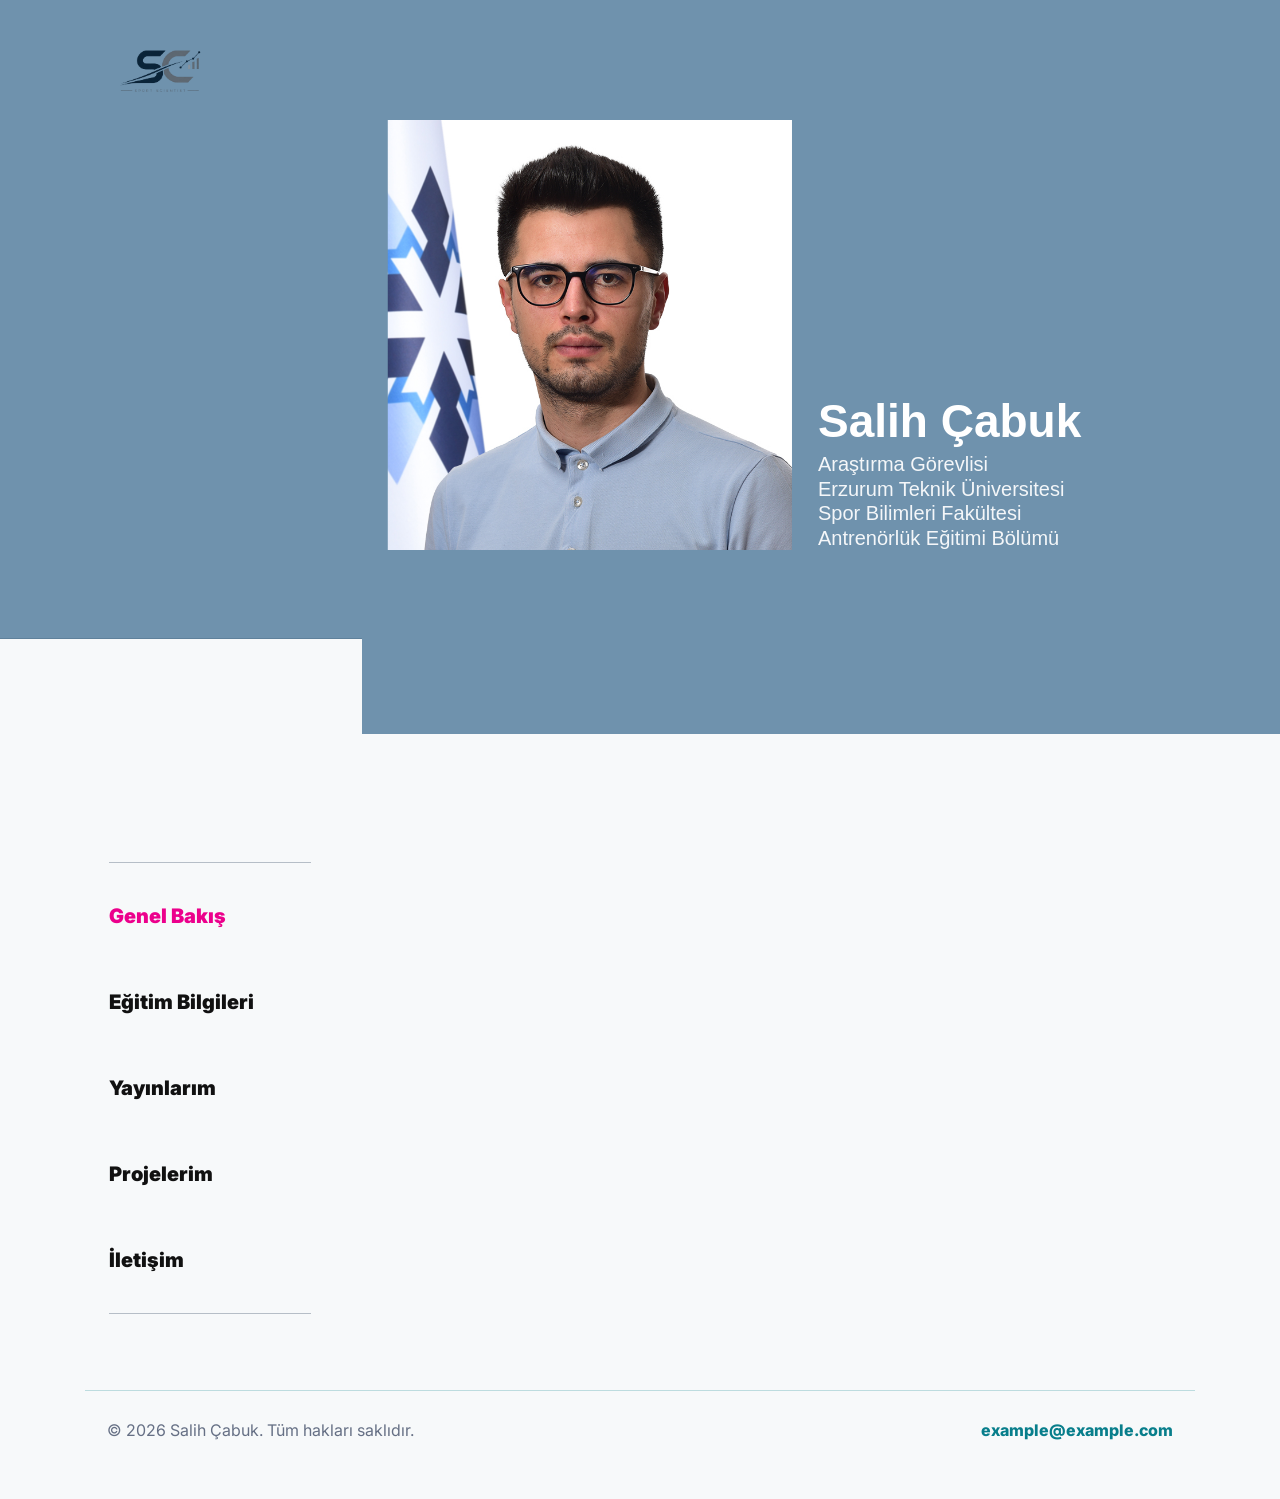
<file: index.html>
<!doctype html>
<html lang="tr">
  <head>
    <meta charset="utf-8" />
    <meta name="viewport" content="width=device-width, initial-scale=1" />
    <title>Salih Çabuk | Akademik Web Sitesi</title>
    <meta
      name="description"
      content="Salih Çabuk'un akademik çalışmaları, yayınları, araştırma alanları ve spor bilimleri kaynakları."
    />
    <link rel="preconnect" href="https://fonts.googleapis.com" />
    <link rel="preconnect" href="https://fonts.gstatic.com" crossorigin />
    <link
      href="https://fonts.googleapis.com/css2?family=Inter:wght@400;500;600;700;800&family=Source+Serif+4:wght@600;700&display=swap"
      rel="stylesheet"
    />
    <link rel="stylesheet" href="styles.css" />
  </head>
  <body class="home-page">
    <header class="site-header">
      <a class="brand" href="index.html">
        <span class="brand-photo">
          <img src="logo.png" alt="Salih Çabuk logo" />
        </span>
      </a>
    </header>

    <main>
      <section class="media-hero" aria-label="Salih Çabuk profil tanıtımı">
        <div class="media-hero-content">
          <figure class="media-photo-block">
            <img class="media-portrait" src="profile.jpg" alt="Salih Çabuk portre fotoğrafı" />
          </figure>
          <div class="media-identity">
            <h1>Salih Çabuk</h1>
            <p>Araştırma Görevlisi</p>
            <p>Erzurum Teknik Üniversitesi</p>
            <p>Spor Bilimleri Fakültesi<br />Antrenörlük Eğitimi Bölümü</p>
          </div>
        </div>
      </section>

      <section class="hero education-section">
        <nav class="section-menu" aria-label="Bölüm menüsü">
          <a class="is-active is-overview" href="index.html" aria-current="page">Genel Bakış</a>
          <a href="education.html">Eğitim Bilgileri</a>
          <a href="publications.html">Yayınlarım</a>
          <a href="research.html">Projelerim</a>
          <a href="contact.html">İletişim</a>
        </nav>
      </section>

    </main>

    <footer class="site-footer">
      <p>© <span id="year"></span> Salih Çabuk. Tüm hakları saklıdır.</p>
      <a href="contact.html">example@example.com</a>
    </footer>

    <script src="script.js"></script>
  </body>
</html>
</file>
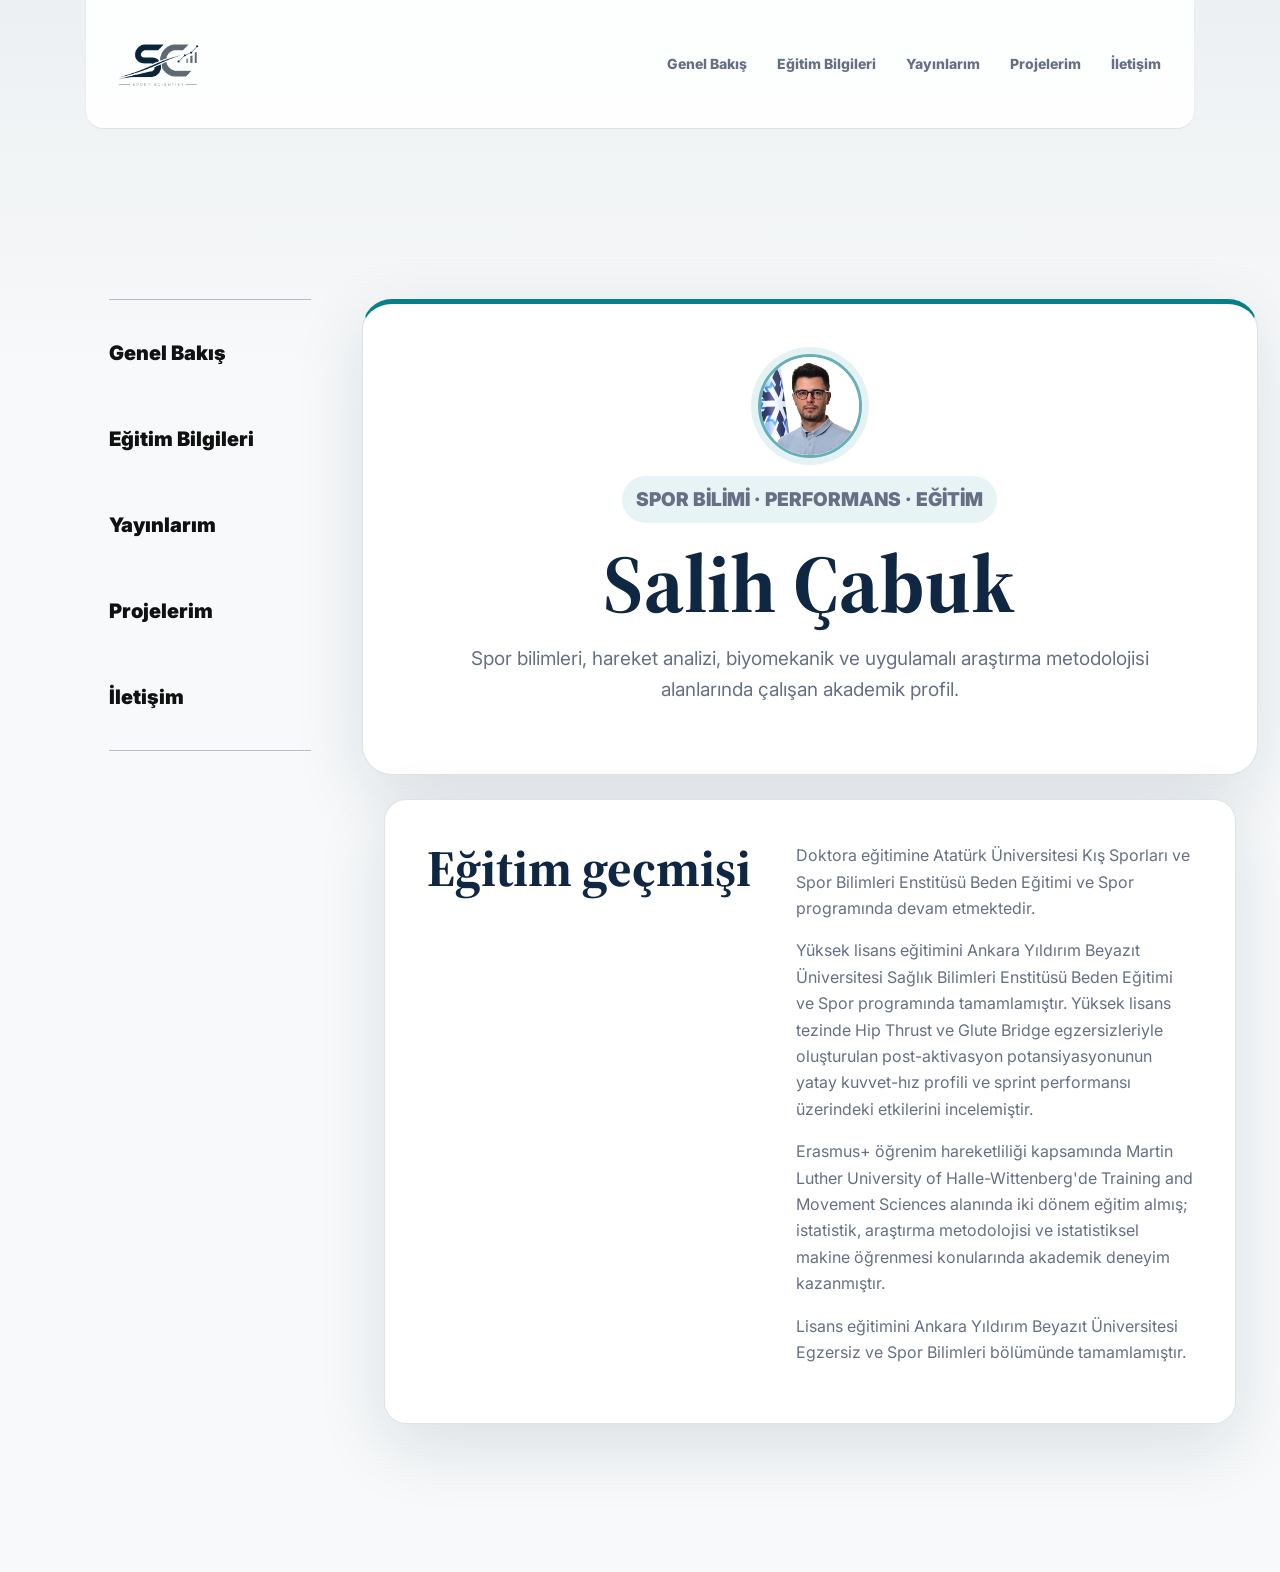
<file: about.html>
<!doctype html>
<html lang="tr">
  <head>
    <meta charset="utf-8" />
    <meta name="viewport" content="width=device-width, initial-scale=1" />
    <title>Hakkımda | Salih Çabuk</title>
    <link rel="preconnect" href="https://fonts.googleapis.com" />
    <link rel="preconnect" href="https://fonts.gstatic.com" crossorigin />
    <link
      href="https://fonts.googleapis.com/css2?family=Inter:wght@400;500;600;700;800&family=Source+Serif+4:wght@600;700&display=swap"
      rel="stylesheet"
    />
    <link rel="stylesheet" href="styles.css" />
  </head>
  <body>
    <header class="site-header">
      <a class="brand" href="index.html">
        <span class="brand-photo"><img src="logo.png" alt="Salih Çabuk logo" /></span>
      </a>
      <button class="menu-button" type="button" aria-label="Menüyü aç" aria-expanded="false">
        <span></span>
        <span></span>
        <span></span>
      </button>
      <nav class="site-nav">
        <a href="index.html">Genel Bakış</a>
        <a href="education.html">Eğitim Bilgileri</a>
        <a href="publications.html">Yayınlarım</a>
        <a href="research.html">Projelerim</a>
        <a href="contact.html">İletişim</a>
      </nav>
    </header>

    <main class="page side-page">
      <nav class="section-menu" aria-label="Bölüm menüsü">
        <a href="index.html">Genel Bakış</a>
        <a href="education.html">Eğitim Bilgileri</a>
        <a href="publications.html">Yayınlarım</a>
        <a href="research.html">Projelerim</a>
        <a href="contact.html">İletişim</a>
      </nav>
      <div class="side-page-content">
        <section class="about-hero">
          <img src="profile.jpg" alt="Salih Çabuk portre fotoğrafı" />
          <p class="eyebrow">Spor Bilimi · Performans · Eğitim</p>
          <h1>Salih Çabuk</h1>
          <p>
            Spor bilimleri, hareket analizi, biyomekanik ve uygulamalı araştırma metodolojisi
            alanlarında çalışan akademik profil.
          </p>
        </section>

        <section class="section two-column compact">
          <div>
            <h2>Eğitim geçmişi</h2>
          </div>
          <div class="prose">
            <p>
              Doktora eğitimine Atatürk Üniversitesi Kış Sporları ve Spor Bilimleri Enstitüsü
              Beden Eğitimi ve Spor programında devam etmektedir.
            </p>
            <p>
              Yüksek lisans eğitimini Ankara Yıldırım Beyazıt Üniversitesi Sağlık Bilimleri
              Enstitüsü Beden Eğitimi ve Spor programında tamamlamıştır. Yüksek lisans tezinde
              Hip Thrust ve Glute Bridge egzersizleriyle oluşturulan post-aktivasyon potansiyasyonunun
              yatay kuvvet-hız profili ve sprint performansı üzerindeki etkilerini incelemiştir.
            </p>
            <p>
              Erasmus+ öğrenim hareketliliği kapsamında Martin Luther University of
              Halle-Wittenberg'de Training and Movement Sciences alanında iki dönem eğitim almış;
              istatistik, araştırma metodolojisi ve istatistiksel makine öğrenmesi konularında
              akademik deneyim kazanmıştır.
            </p>
            <p>
              Lisans eğitimini Ankara Yıldırım Beyazıt Üniversitesi Egzersiz ve Spor Bilimleri
              bölümünde tamamlamıştır.
            </p>
          </div>
        </section>
      </div>
    </main>
  </body>
</html>
</file>
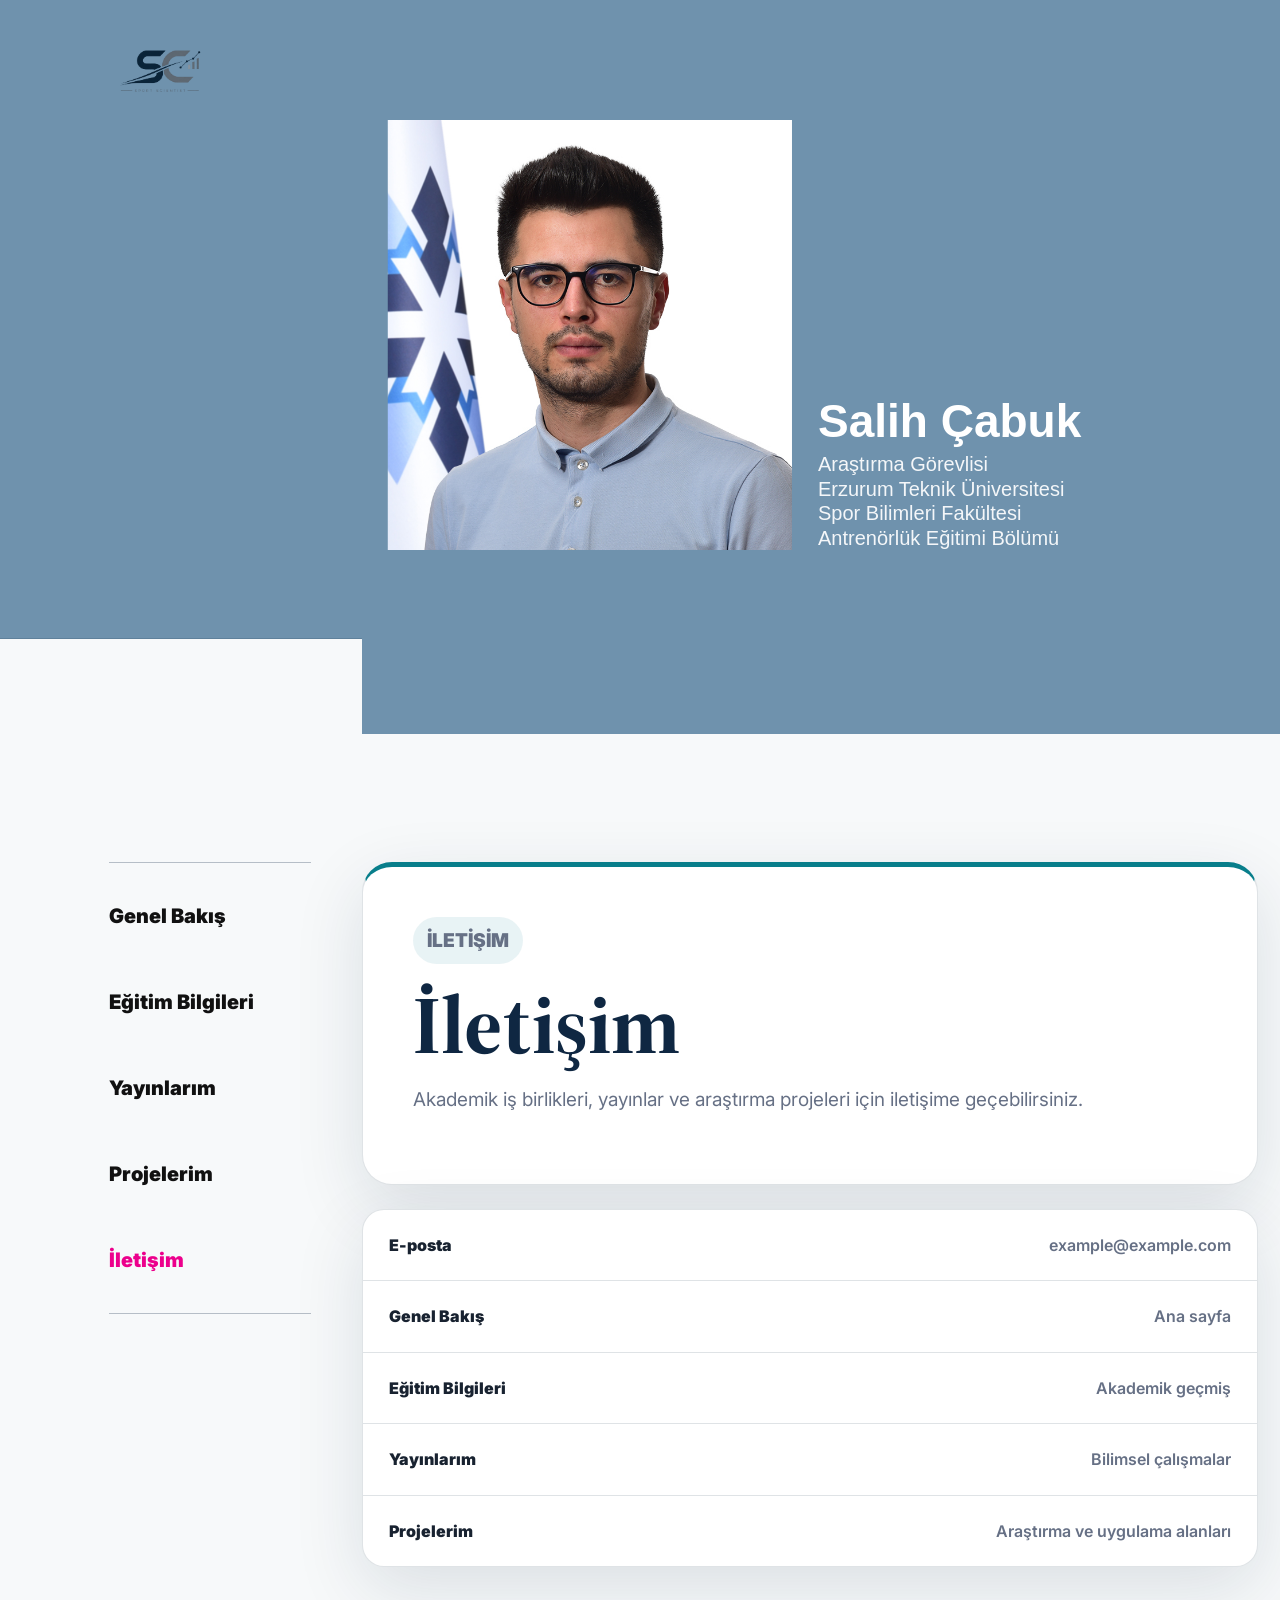
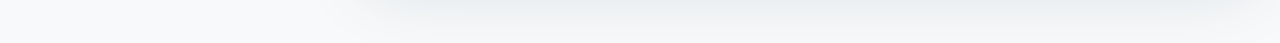
<file: contact.html>
<!doctype html>
<html lang="tr">
  <head>
    <meta charset="utf-8" />
    <meta name="viewport" content="width=device-width, initial-scale=1" />
    <title>İletişim | Salih Çabuk</title>
    <link rel="preconnect" href="https://fonts.googleapis.com" />
    <link rel="preconnect" href="https://fonts.gstatic.com" crossorigin />
    <link
      href="https://fonts.googleapis.com/css2?family=Inter:wght@400;500;600;700;800&family=Source+Serif+4:wght@600;700&display=swap"
      rel="stylesheet"
    />
    <link rel="stylesheet" href="styles.css" />
  </head>
  <body class="home-page">
    <header class="site-header">
      <a class="brand" href="index.html">
        <span class="brand-photo"><img src="logo.png" alt="Salih Çabuk logo" /></span>
      </a>
    </header>

    <section class="media-hero" aria-label="Salih Çabuk profil tanıtımı">
      <div class="media-hero-content">
        <figure class="media-photo-block">
          <img class="media-portrait" src="profile.jpg" alt="Salih Çabuk portre fotoğrafı" />
        </figure>
        <div class="media-identity">
          <h1>Salih Çabuk</h1>
          <p>Araştırma Görevlisi</p>
          <p>Erzurum Teknik Üniversitesi</p>
          <p>Spor Bilimleri Fakültesi<br />Antrenörlük Eğitimi Bölümü</p>
        </div>
      </div>
    </section>

    <main>
      <section class="hero education-section">
        <nav class="section-menu" aria-label="Bölüm menüsü">
          <a href="index.html">Genel Bakış</a>
          <a href="education.html">Eğitim Bilgileri</a>
          <a href="publications.html">Yayınlarım</a>
          <a href="research.html">Projelerim</a>
          <a class="is-active is-blue" href="contact.html" aria-current="page">İletişim</a>
        </nav>
        <div class="side-page-content">
        <section class="page-hero">
          <p class="eyebrow">İletişim</p>
          <h1>İletişim</h1>
          <p>Akademik iş birlikleri, yayınlar ve araştırma projeleri için iletişime geçebilirsiniz.</p>
        </section>

      <section class="list-panel">
        <a href="mailto:example@example.com">E-posta <span>example@example.com</span></a>
        <a href="index.html">Genel Bakış <span>Ana sayfa</span></a>
        <a href="education.html">Eğitim Bilgileri <span>Akademik geçmiş</span></a>
        <a href="publications.html">Yayınlarım <span>Bilimsel çalışmalar</span></a>
        <a href="research.html">Projelerim <span>Araştırma ve uygulama alanları</span></a>
      </section>
        </div>
      </section>
    </main>

    <script src="script.js"></script>
  </body>
</html>
</file>
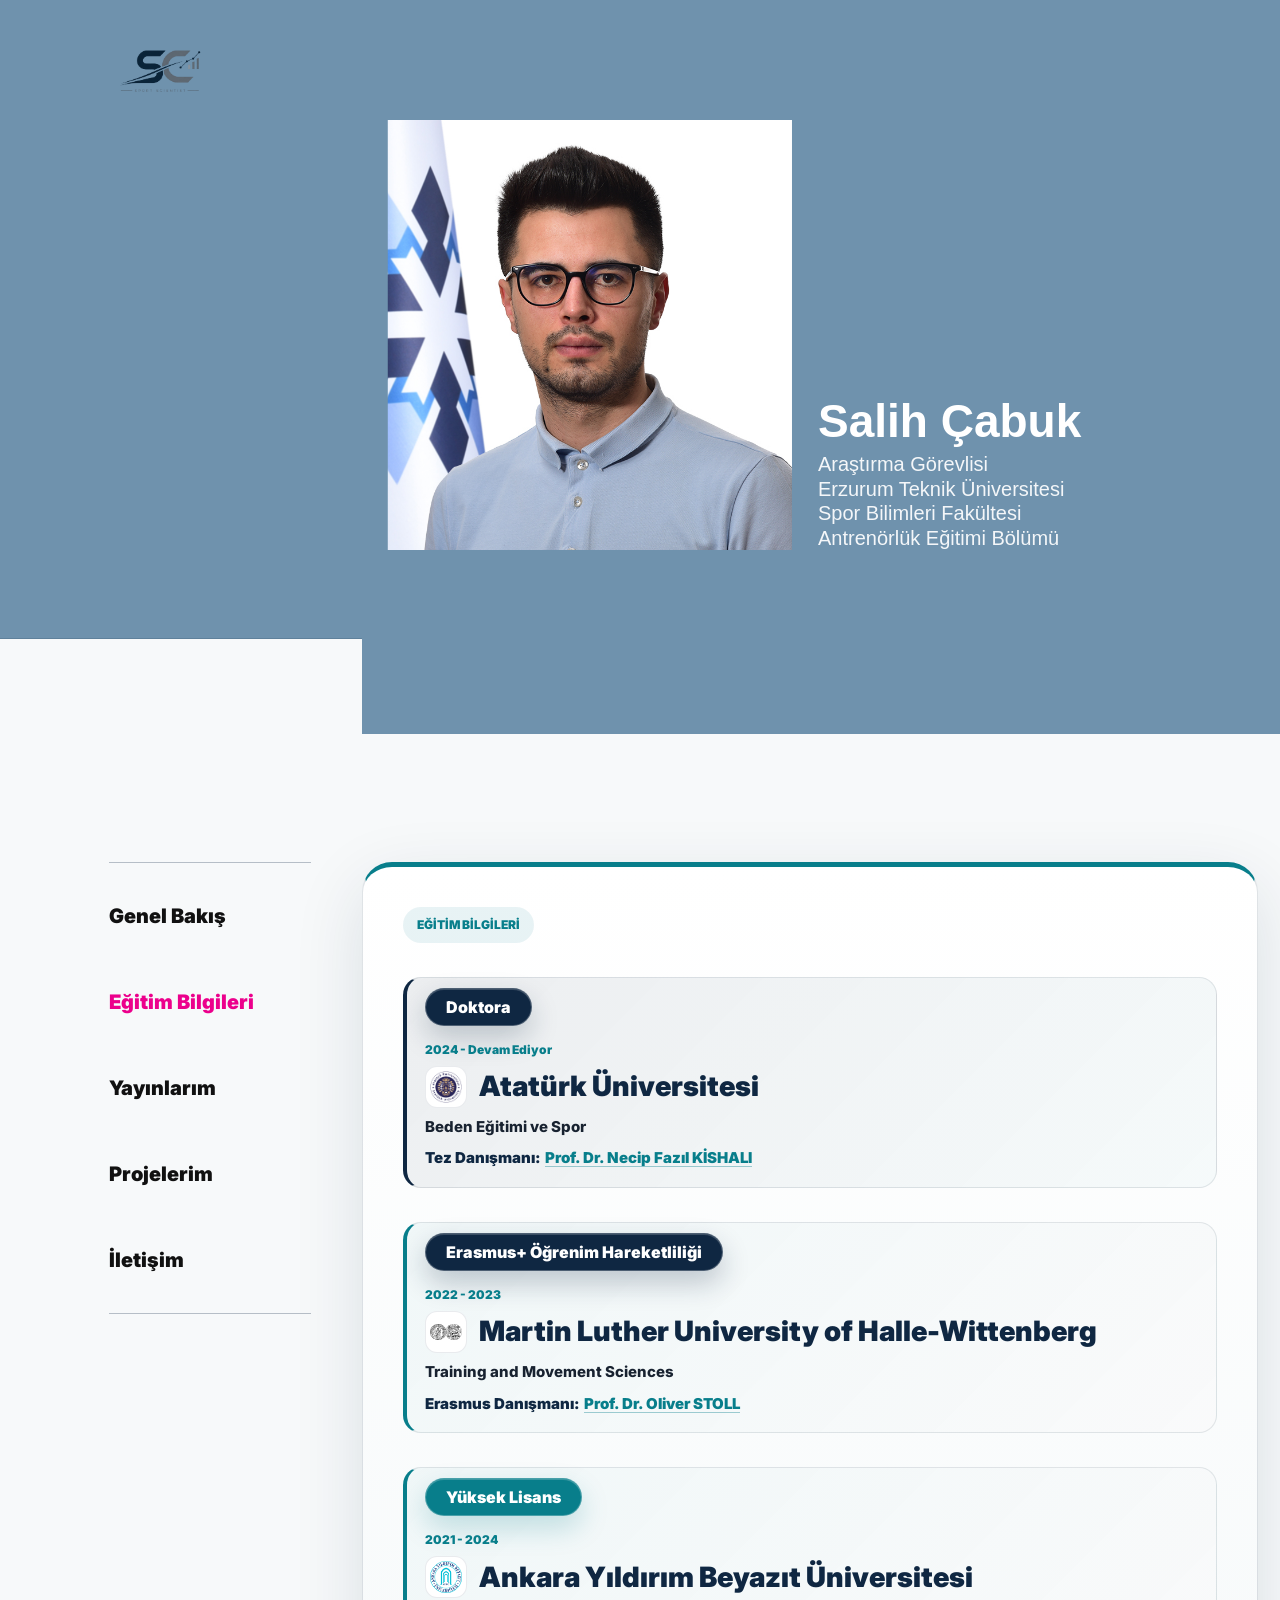
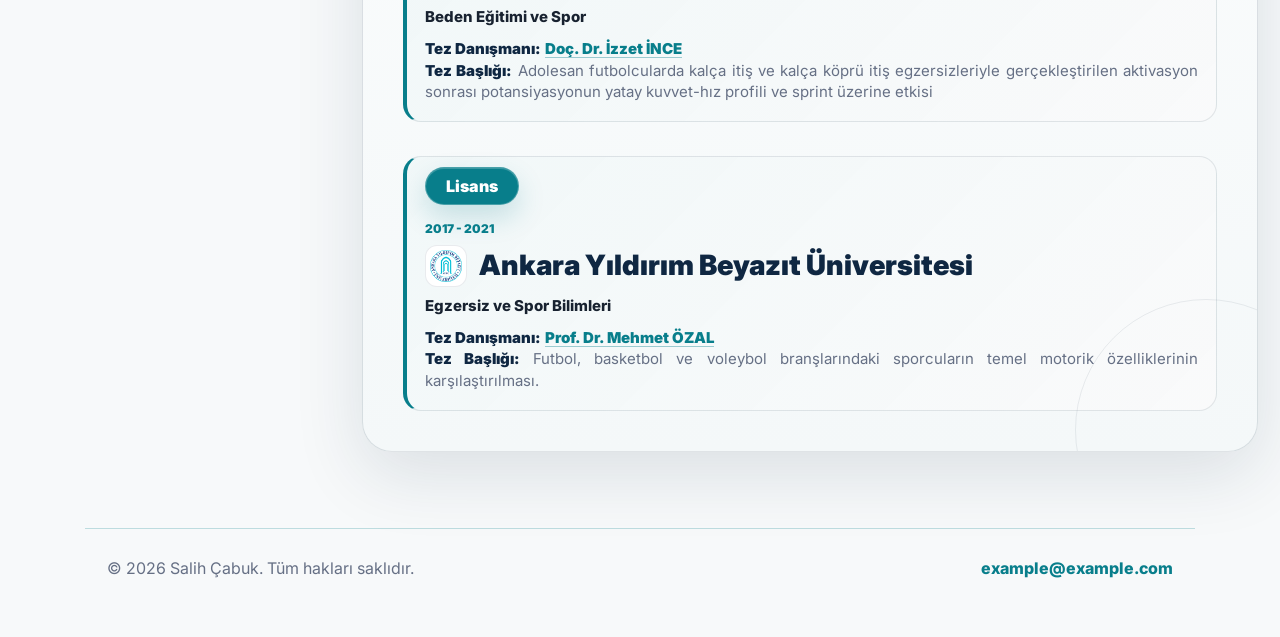
<file: education.html>
<!doctype html>
<html lang="tr">
  <head>
    <meta charset="utf-8" />
    <meta name="viewport" content="width=device-width, initial-scale=1" />
    <title>Eğitim Bilgileri | Salih Çabuk</title>
    <meta
      name="description"
      content="Salih Çabuk'un akademik çalışmaları, yayınları, araştırma alanları ve spor bilimleri kaynakları."
    />
    <link rel="preconnect" href="https://fonts.googleapis.com" />
    <link rel="preconnect" href="https://fonts.gstatic.com" crossorigin />
    <link
      href="https://fonts.googleapis.com/css2?family=Inter:wght@400;500;600;700;800&family=Source+Serif+4:wght@600;700&display=swap"
      rel="stylesheet"
    />
    <link rel="stylesheet" href="styles.css" />
  </head>
  <body class="home-page">
    <header class="site-header">
      <a class="brand" href="index.html">
        <span class="brand-photo">
          <img src="logo.png" alt="Salih Çabuk logo" />
        </span>
      </a>
    </header>

    <main>
      <section class="media-hero" aria-label="Salih Çabuk profil tanıtımı">
        <div class="media-hero-content">
          <figure class="media-photo-block">
            <img class="media-portrait" src="profile.jpg" alt="Salih Çabuk portre fotoğrafı" />
          </figure>
          <div class="media-identity">
            <h1>Salih Çabuk</h1>
            <p>Araştırma Görevlisi</p>
            <p>Erzurum Teknik Üniversitesi</p>
            <p>Spor Bilimleri Fakültesi<br />Antrenörlük Eğitimi Bölümü</p>
          </div>
        </div>
      </section>

      <section class="hero education-section">
        <nav class="section-menu" aria-label="Bölüm menüsü">
          <a href="index.html">Genel Bakış</a>
          <a class="is-active" href="education.html" aria-current="page">Eğitim Bilgileri</a>
          <a href="publications.html">Yayınlarım</a>
          <a href="research.html">Projelerim</a>
          <a href="contact.html">İletişim</a>
        </nav>
        <div class="hero-copy">
          <p class="eyebrow">Eğitim Bilgileri</p>
          <div class="education-list">
            <article class="degree-entry degree-entry-doctorate">
              <em class="degree-badge doctorate-badge">Doktora</em>
              <span>2024 - Devam Ediyor</span>
              <h2>
                <img src="Ataturkuni_logo.png" alt="Atatürk Üniversitesi logosu" />
                Atatürk Üniversitesi
              </h2>
              <p>Beden Eğitimi ve Spor</p>
              <div class="education-note advisor-note">
                <strong>Tez Danışmanı:</strong> <a href="https://avesis.atauni.edu.tr/necip.kishali" target="_blank" rel="noopener">Prof. Dr. Necip Fazıl KİSHALI</a>
              </div>
            </article>
            <article class="degree-entry degree-entry-master">
              <em class="degree-badge erasmus-badge">Erasmus+ Öğrenim Hareketliliği</em>
              <span>2022 - 2023</span>
              <h2>
                <img src="Double_seal_University_of_Halle-Wittenberg.svg" alt="Martin Luther University of Halle-Wittenberg logosu" />
                Martin Luther University of Halle-Wittenberg
              </h2>
              <p>Training and Movement Sciences</p>
              <div class="education-note advisor-note">
                <strong>Erasmus Danışmanı:</strong> <a href="https://www.sport.uni-halle.de/arbeitsbereiche/sportpsychologie/" target="_blank" rel="noopener">Prof. Dr. Oliver STOLL</a>
              </div>
            </article>
            <article class="degree-entry degree-entry-master">
              <em class="degree-badge">Yüksek Lisans</em>
              <span>2021 - 2024</span>
              <h2>
                <img src="Ankara_Yıldırım_Beyazıt_University_logo.svg.png" alt="Ankara Yıldırım Beyazıt Üniversitesi logosu" />
                Ankara Yıldırım Beyazıt Üniversitesi
              </h2>
              <p>Beden Eğitimi ve Spor</p>
              <div class="education-note advisor-note">
                <strong>Tez Danışmanı:</strong> <a href="https://avesis.aybu.edu.tr/iince" target="_blank" rel="noopener">Doç. Dr. İzzet İNCE</a><br />
                <strong>Tez Başlığı:</strong> Adolesan futbolcularda kalça itiş ve kalça köprü itiş egzersizleriyle gerçekleştirilen aktivasyon sonrası potansiyasyonun yatay kuvvet-hız profili ve sprint üzerine etkisi
              </div>
            </article>
            <article class="degree-entry">
              <em class="degree-badge">Lisans</em>
              <span>2017 - 2021</span>
              <h2>
                <img src="Ankara_Yıldırım_Beyazıt_University_logo.svg.png" alt="Ankara Yıldırım Beyazıt Üniversitesi logosu" />
                Ankara Yıldırım Beyazıt Üniversitesi
              </h2>
              <p>Egzersiz ve Spor Bilimleri</p>
              <div class="education-note advisor-note">
                <strong>Tez Danışmanı:</strong> <a href="https://avesis.aybu.edu.tr/mozal" target="_blank" rel="noopener">Prof. Dr. Mehmet ÖZAL</a><br />
                <strong>Tez Başlığı:</strong> Futbol, basketbol ve voleybol branşlarındaki sporcuların temel motorik özelliklerinin karşılaştırılması.
              </div>
            </article>
          </div>
        </div>
      </section>

    </main>

    <footer class="site-footer">
      <p>© <span id="year"></span> Salih Çabuk. Tüm hakları saklıdır.</p>
      <a href="contact.html">example@example.com</a>
    </footer>

    <script src="script.js"></script>
  </body>
</html>
</file>
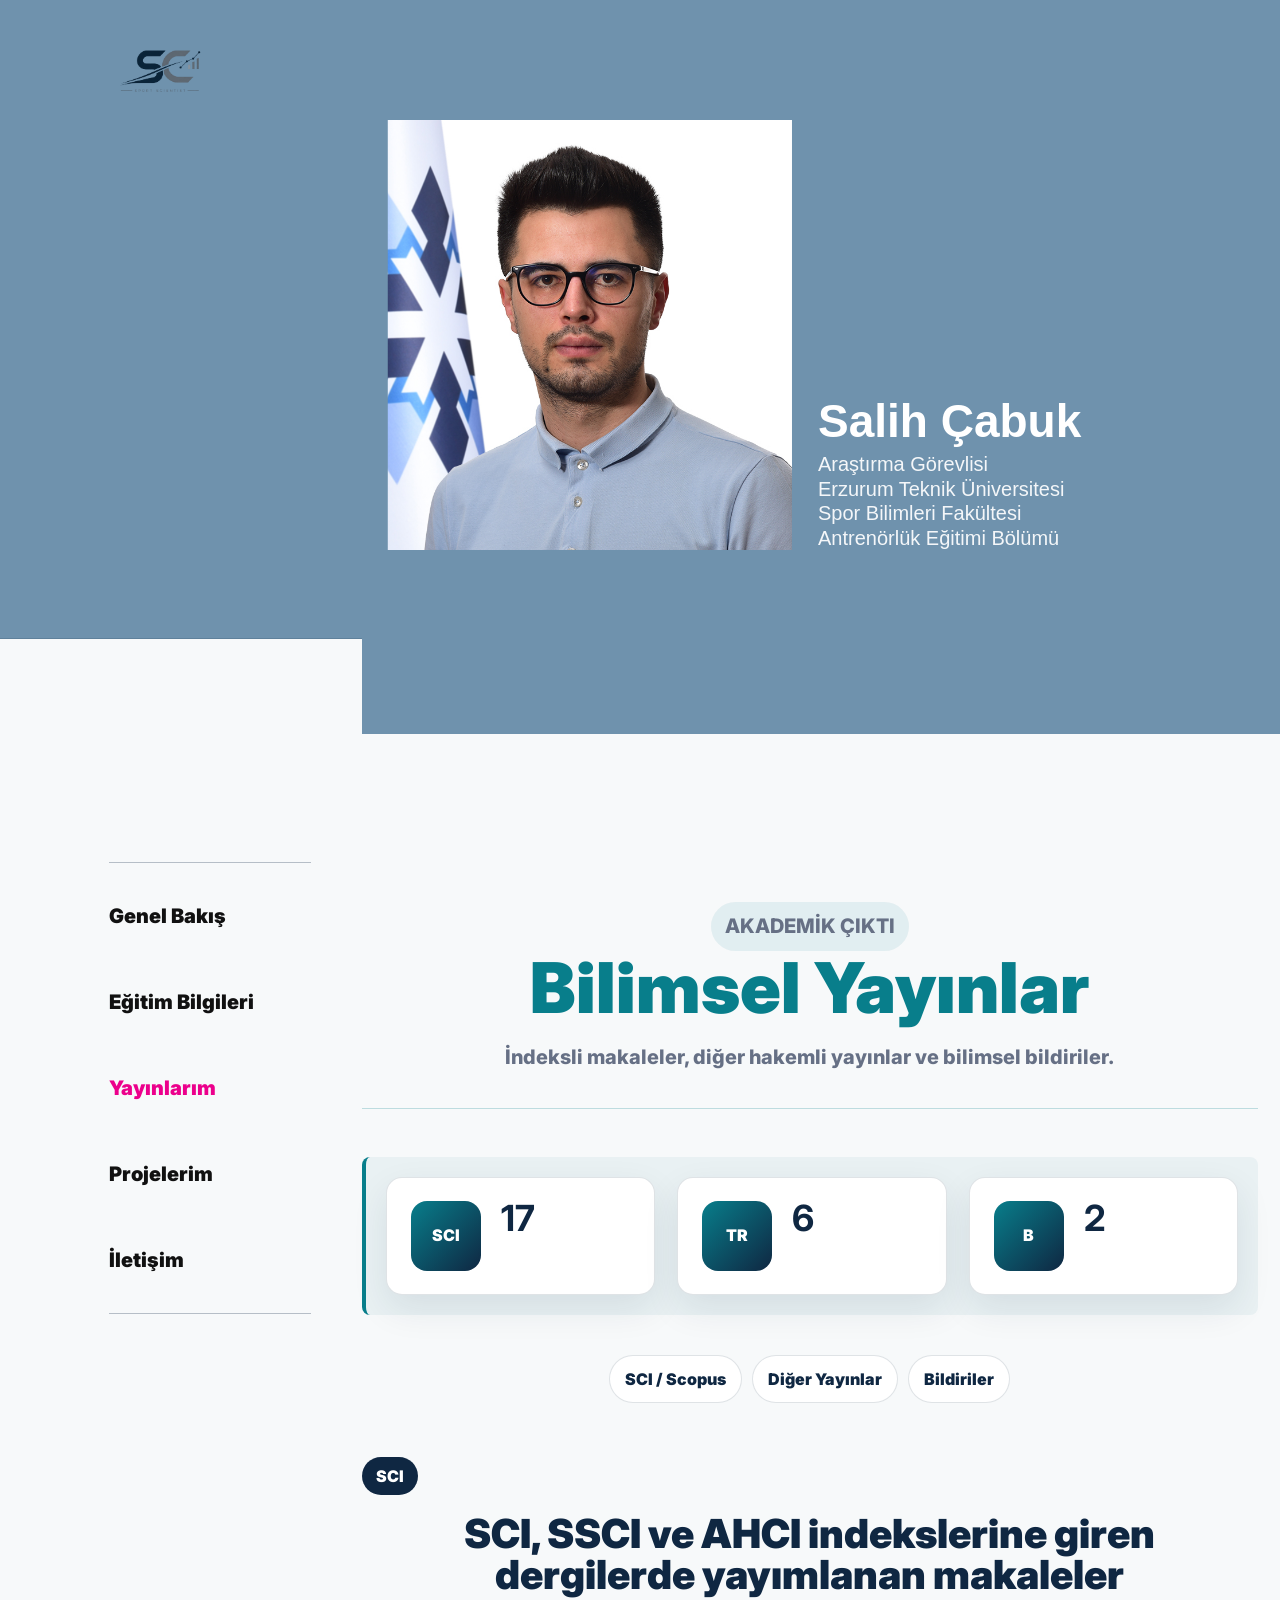
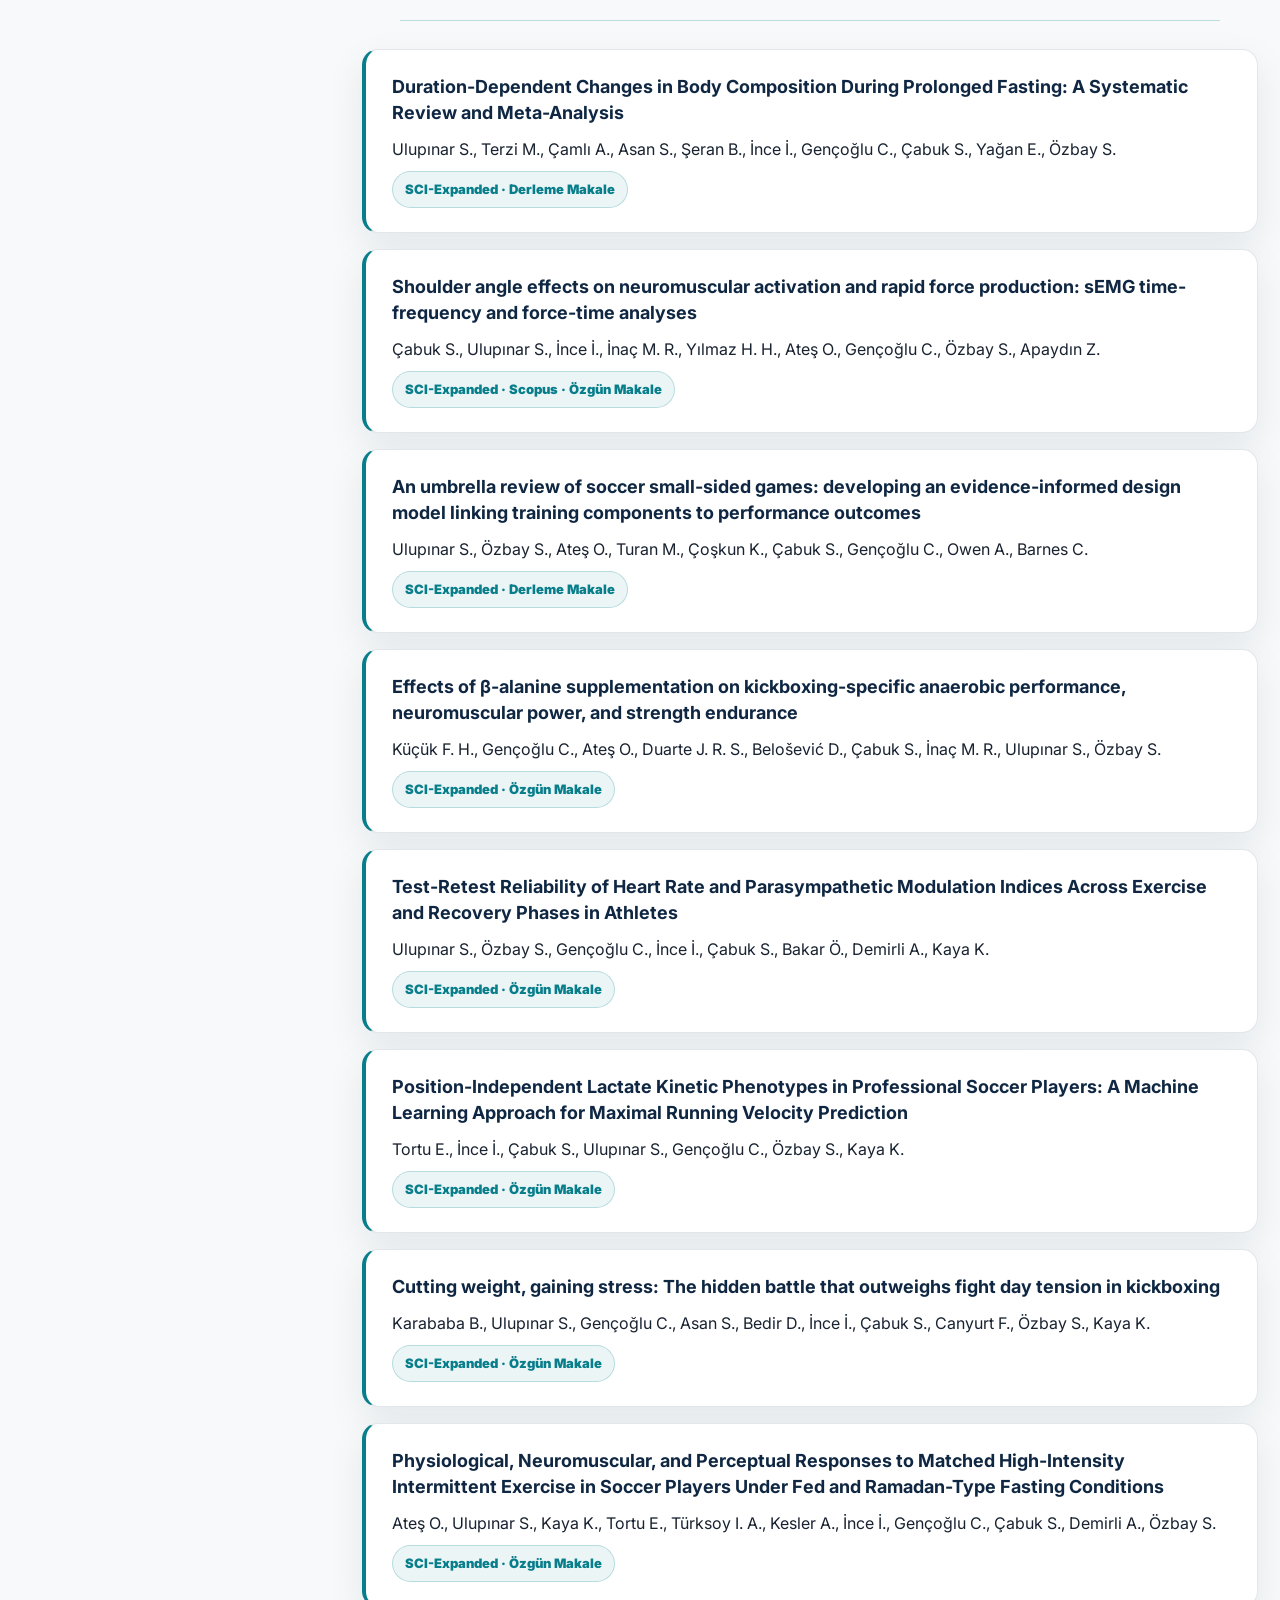
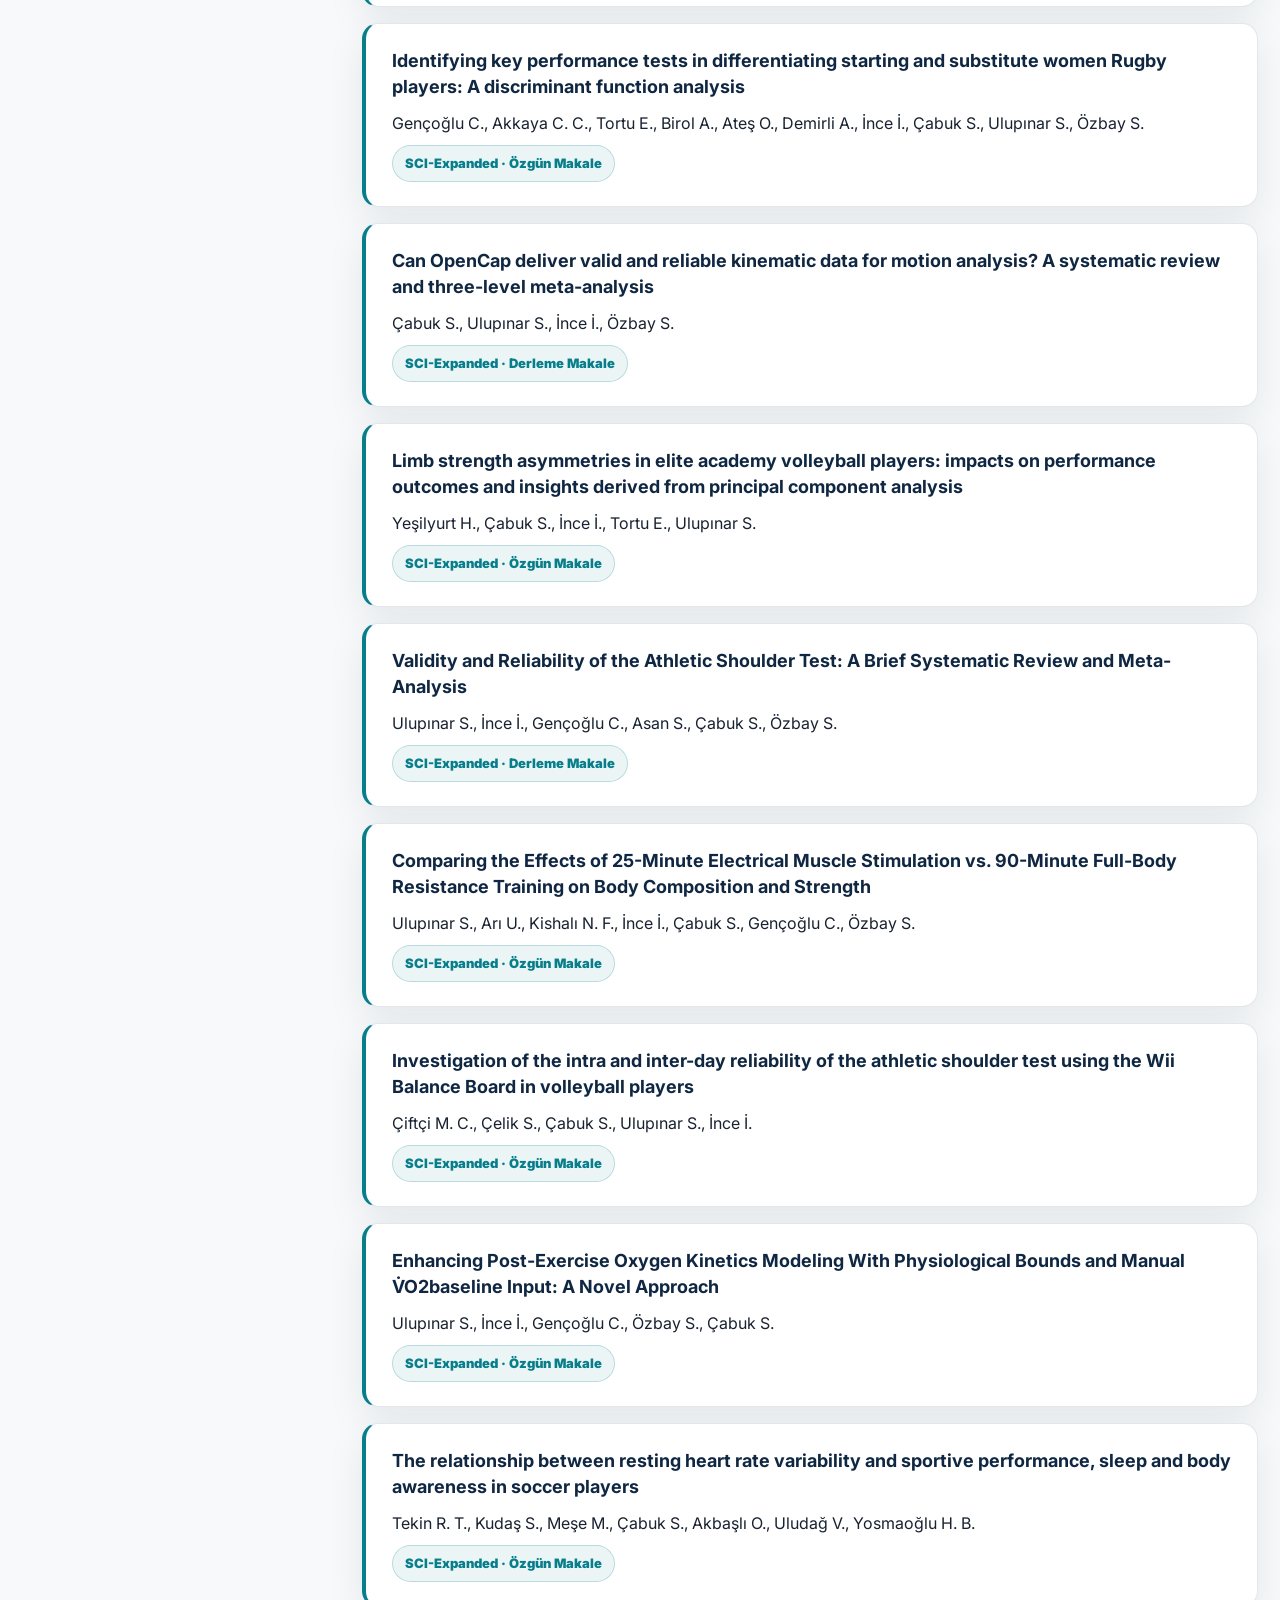
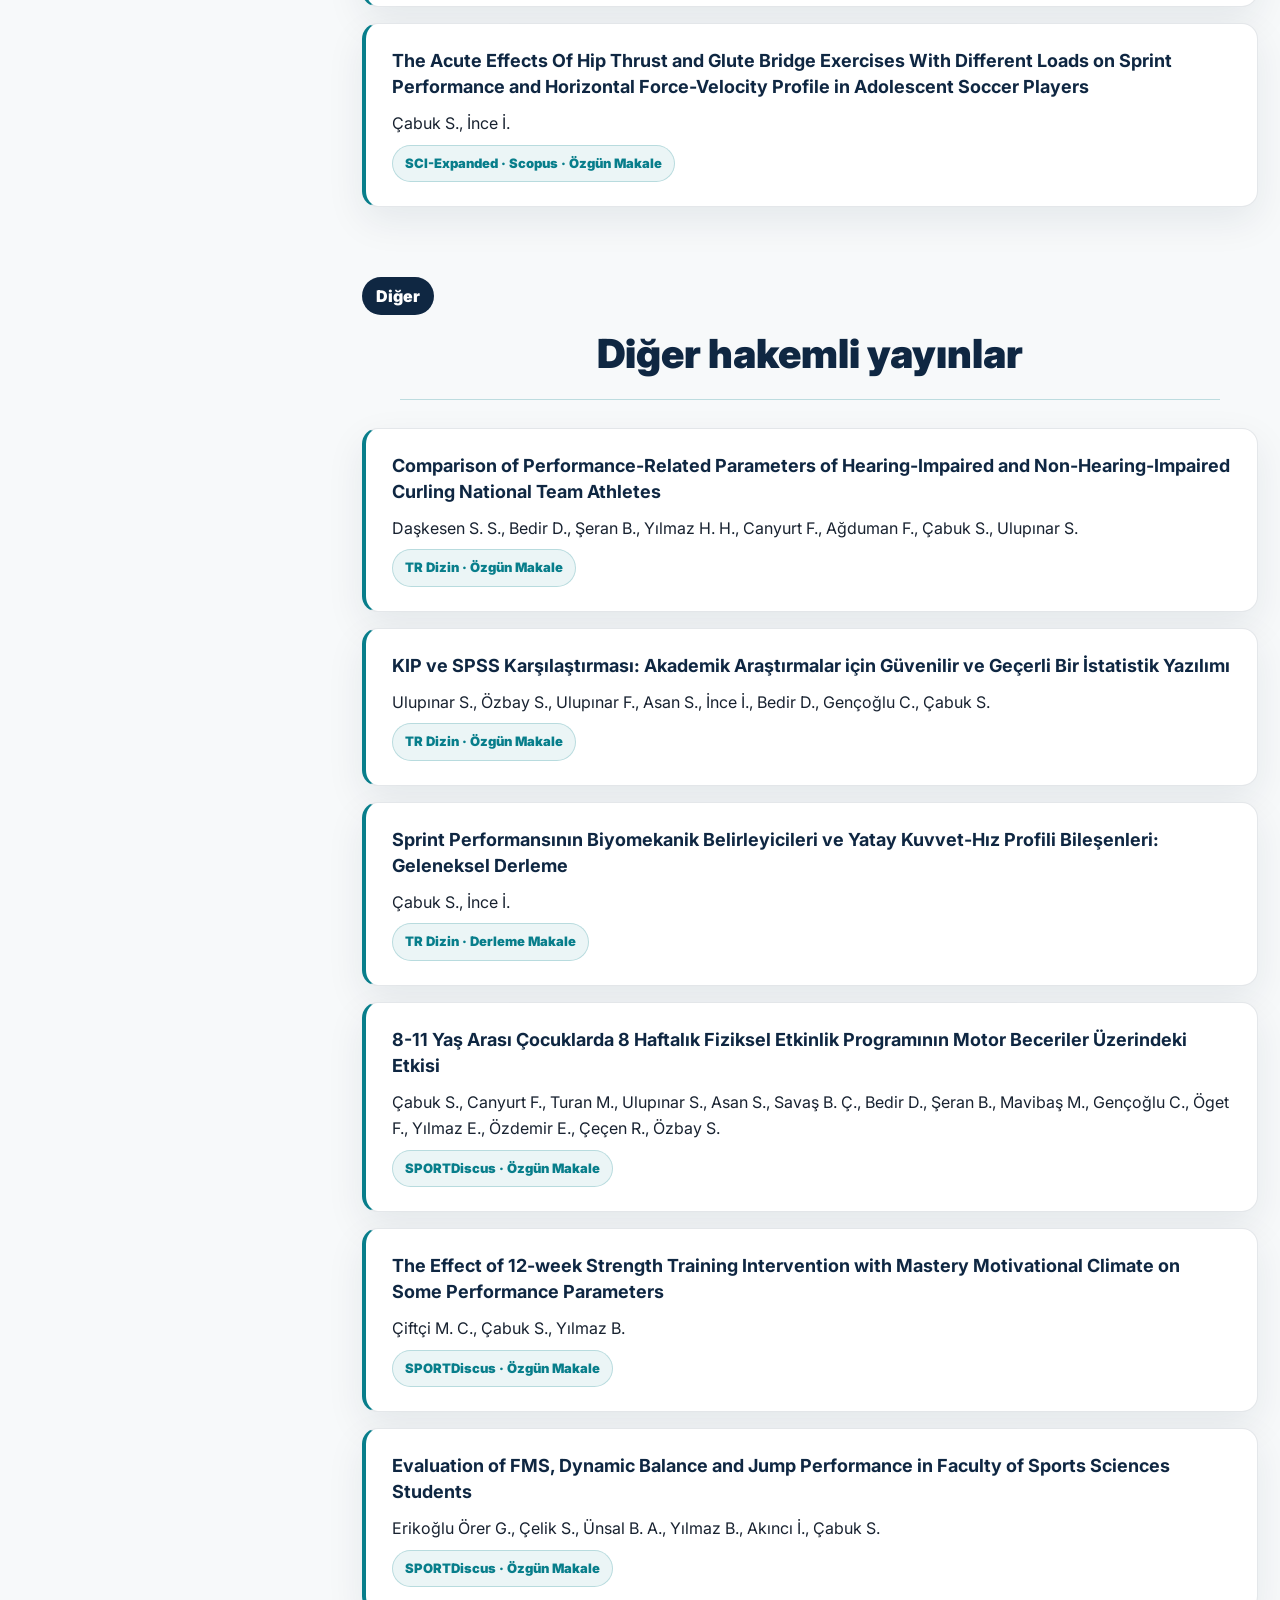
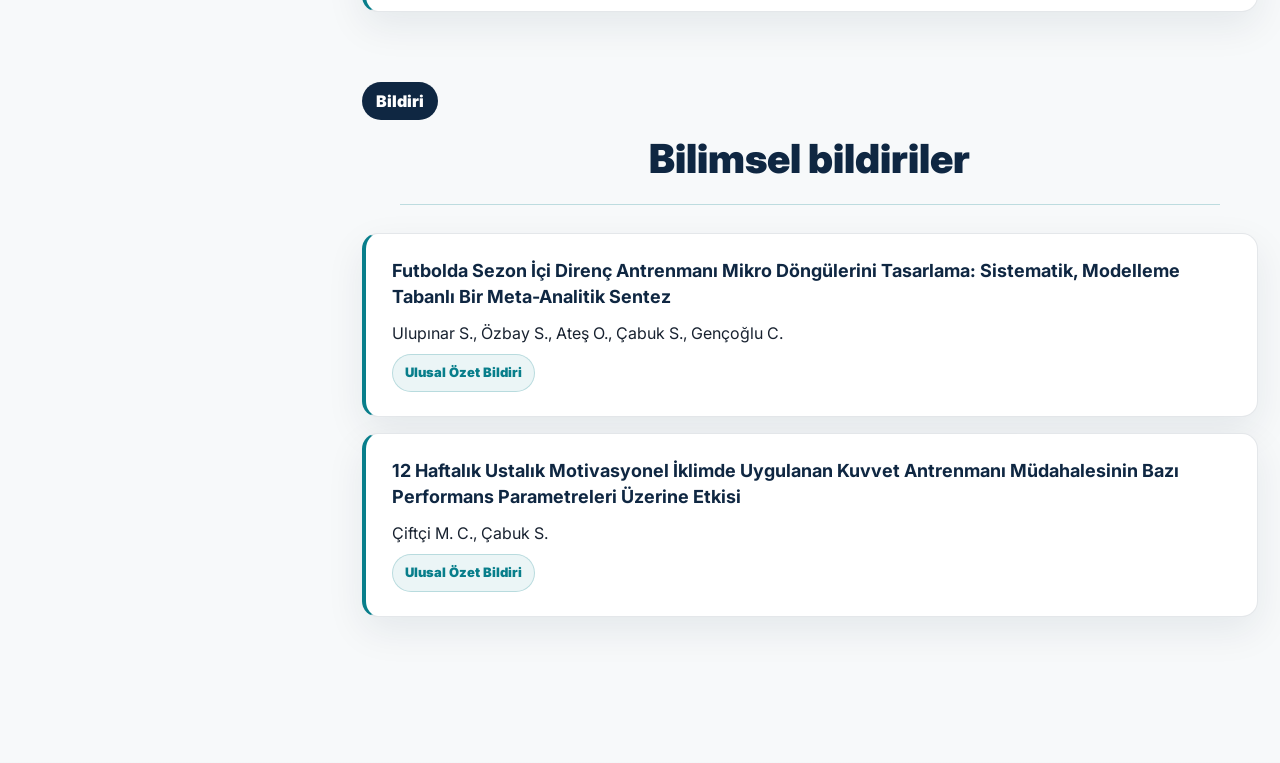
<file: publications.html>
<!doctype html>
<html lang="tr">
  <head>
    <meta charset="utf-8" />
    <meta name="viewport" content="width=device-width, initial-scale=1" />
    <title>Yayınlarım | Salih Çabuk</title>
    <meta
      name="description"
      content="Salih Çabuk'un bilimsel yayınları, hakemli makaleleri ve bildirileri."
    />
    <link rel="preconnect" href="https://fonts.googleapis.com" />
    <link rel="preconnect" href="https://fonts.gstatic.com" crossorigin />
    <link
      href="https://fonts.googleapis.com/css2?family=Inter:wght@400;500;600;700;800&family=Source+Serif+4:wght@600;700&display=swap"
      rel="stylesheet"
    />
    <link rel="stylesheet" href="styles.css" />
  </head>
  <body class="home-page">
    <header class="site-header">
      <a class="brand" href="index.html">
        <span class="brand-photo"><img src="logo.png" alt="Salih Çabuk logo" /></span>
      </a>
    </header>

    <section class="media-hero" aria-label="Salih Çabuk profil tanıtımı">
      <div class="media-hero-content">
        <figure class="media-photo-block">
          <img class="media-portrait" src="profile.jpg" alt="Salih Çabuk portre fotoğrafı" />
        </figure>
        <div class="media-identity">
          <h1>Salih Çabuk</h1>
          <p>Araştırma Görevlisi</p>
          <p>Erzurum Teknik Üniversitesi</p>
          <p>Spor Bilimleri Fakültesi<br />Antrenörlük Eğitimi Bölümü</p>
        </div>
      </div>
    </section>

    <main>
      <section class="hero education-section">
        <nav class="section-menu" aria-label="Bölüm menüsü">
          <a href="index.html">Genel Bakış</a>
          <a href="education.html">Eğitim Bilgileri</a>
          <a class="is-active is-blue" href="publications.html" aria-current="page">Yayınlarım</a>
          <a href="research.html">Projelerim</a>
          <a href="contact.html">İletişim</a>
        </nav>
        <div class="side-page-content publications-page">
        <section class="publications-hero">
          <p class="eyebrow">Akademik çıktı</p>
          <h1>Bilimsel Yayınlar</h1>
          <p>İndeksli makaleler, diğer hakemli yayınlar ve bilimsel bildiriler.</p>
        </section>

      <section class="publication-stats" aria-label="Yayın istatistikleri">
        <article>
          <span class="stat-icon">SCI</span>
          <strong>17</strong>
          
        </article>
        <article>
          <span class="stat-icon">TR</span>
          <strong>6</strong>
          
        </article>
        <article>
          <span class="stat-icon">B</span>
          <strong>2</strong>
          
        </article>
      </section>

      <section class="tabs" aria-label="Yayın kategorileri">
        <a href="#sci">SCI / Scopus</a>
        <a href="#other">Diğer Yayınlar</a>
        <a href="#papers">Bildiriler</a>
      </section>

      <section id="sci" class="publication-section">
        <p class="section-label">SCI</p>
        <h2>SCI, SSCI ve AHCI indekslerine giren dergilerde yayımlanan makaleler</h2>
        <div class="publication-list">
          <article class="publication-card">
            <h3>Duration-Dependent Changes in Body Composition During Prolonged Fasting: A Systematic Review and Meta-Analysis</h3>
            <p>Ulupınar S., Terzi M., Çamlı A., Asan S., Şeran B., İnce İ., Gençoğlu C., Çabuk S., Yağan E., Özbay S.</p>
            
            <span>SCI-Expanded · Derleme Makale</span>
          </article>
          <article class="publication-card">
            <h3>Shoulder angle effects on neuromuscular activation and rapid force production: sEMG time-frequency and force-time analyses</h3>
            <p>Çabuk S., Ulupınar S., İnce İ., İnaç M. R., Yılmaz H. H., Ateş O., Gençoğlu C., Özbay S., Apaydın Z.</p>
            
            <span>SCI-Expanded · Scopus · Özgün Makale</span>
          </article>
          <article class="publication-card">
            <h3>An umbrella review of soccer small-sided games: developing an evidence-informed design model linking training components to performance outcomes</h3>
            <p>Ulupınar S., Özbay S., Ateş O., Turan M., Çoşkun K., Çabuk S., Gençoğlu C., Owen A., Barnes C.</p>
            
            <span>SCI-Expanded · Derleme Makale</span>
          </article>
          <article class="publication-card">
            <h3>Effects of β-alanine supplementation on kickboxing-specific anaerobic performance, neuromuscular power, and strength endurance</h3>
            <p>Küçük F. H., Gençoğlu C., Ateş O., Duarte J. R. S., Belošević D., Çabuk S., İnaç M. R., Ulupınar S., Özbay S.</p>
            
            <span>SCI-Expanded · Özgün Makale</span>
          </article>
          <article class="publication-card">
            <h3>Test-Retest Reliability of Heart Rate and Parasympathetic Modulation Indices Across Exercise and Recovery Phases in Athletes</h3>
            <p>Ulupınar S., Özbay S., Gençoğlu C., İnce İ., Çabuk S., Bakar Ö., Demirli A., Kaya K.</p>
            
            <span>SCI-Expanded · Özgün Makale</span>
          </article>
          <article class="publication-card">
            <h3>Position-Independent Lactate Kinetic Phenotypes in Professional Soccer Players: A Machine Learning Approach for Maximal Running Velocity Prediction</h3>
            <p>Tortu E., İnce İ., Çabuk S., Ulupınar S., Gençoğlu C., Özbay S., Kaya K.</p>
            
            <span>SCI-Expanded · Özgün Makale</span>
          </article>
          <article class="publication-card">
            <h3>Cutting weight, gaining stress: The hidden battle that outweighs fight day tension in kickboxing</h3>
            <p>Karababa B., Ulupınar S., Gençoğlu C., Asan S., Bedir D., İnce İ., Çabuk S., Canyurt F., Özbay S., Kaya K.</p>
            
            <span>SCI-Expanded · Özgün Makale</span>
          </article>
          <article class="publication-card">
            <h3>Physiological, Neuromuscular, and Perceptual Responses to Matched High-Intensity Intermittent Exercise in Soccer Players Under Fed and Ramadan-Type Fasting Conditions</h3>
            <p>Ateş O., Ulupınar S., Kaya K., Tortu E., Türksoy I. A., Kesler A., İnce İ., Gençoğlu C., Çabuk S., Demirli A., Özbay S.</p>
            
            <span>SCI-Expanded · Özgün Makale</span>
          </article>
          <article class="publication-card">
            <h3>Identifying key performance tests in differentiating starting and substitute women Rugby players: A discriminant function analysis</h3>
            <p>Gençoğlu C., Akkaya C. C., Tortu E., Birol A., Ateş O., Demirli A., İnce İ., Çabuk S., Ulupınar S., Özbay S.</p>
            
            <span>SCI-Expanded · Özgün Makale</span>
          </article>
          <article class="publication-card">
            <h3>Can OpenCap deliver valid and reliable kinematic data for motion analysis? A systematic review and three-level meta-analysis</h3>
            <p>Çabuk S., Ulupınar S., İnce İ., Özbay S.</p>
            
            <span>SCI-Expanded · Derleme Makale</span>
          </article>
          <article class="publication-card">
            <h3>Limb strength asymmetries in elite academy volleyball players: impacts on performance outcomes and insights derived from principal component analysis</h3>
            <p>Yeşilyurt H., Çabuk S., İnce İ., Tortu E., Ulupınar S.</p>
            
            <span>SCI-Expanded · Özgün Makale</span>
          </article>
          <article class="publication-card">
            <h3>Validity and Reliability of the Athletic Shoulder Test: A Brief Systematic Review and Meta-Analysis</h3>
            <p>Ulupınar S., İnce İ., Gençoğlu C., Asan S., Çabuk S., Özbay S.</p>
            
            <span>SCI-Expanded · Derleme Makale</span>
          </article>
          <article class="publication-card">
            <h3>Comparing the Effects of 25-Minute Electrical Muscle Stimulation vs. 90-Minute Full-Body Resistance Training on Body Composition and Strength</h3>
            <p>Ulupınar S., Arı U., Kishalı N. F., İnce İ., Çabuk S., Gençoğlu C., Özbay S.</p>
            
            <span>SCI-Expanded · Özgün Makale</span>
          </article>
          <article class="publication-card">
            <h3>Investigation of the intra and inter-day reliability of the athletic shoulder test using the Wii Balance Board in volleyball players</h3>
            <p>Çiftçi M. C., Çelik S., Çabuk S., Ulupınar S., İnce İ.</p>
            
            <span>SCI-Expanded · Özgün Makale</span>
          </article>
          <article class="publication-card">
            <h3>Enhancing Post-Exercise Oxygen Kinetics Modeling With Physiological Bounds and Manual V̇O2baseline Input: A Novel Approach</h3>
            <p>Ulupınar S., İnce İ., Gençoğlu C., Özbay S., Çabuk S.</p>
            
            <span>SCI-Expanded · Özgün Makale</span>
          </article>
          <article class="publication-card">
            <h3>The relationship between resting heart rate variability and sportive performance, sleep and body awareness in soccer players</h3>
            <p>Tekin R. T., Kudaş S., Meşe M., Çabuk S., Akbaşlı O., Uludağ V., Yosmaoğlu H. B.</p>
            
            <span>SCI-Expanded · Özgün Makale</span>
          </article>
          <article class="publication-card">
            <h3>The Acute Effects Of Hip Thrust and Glute Bridge Exercises With Different Loads on Sprint Performance and Horizontal Force-Velocity Profile in Adolescent Soccer Players</h3>
            <p>Çabuk S., İnce İ.</p>
            
            <span>SCI-Expanded · Scopus · Özgün Makale</span>
          </article>
        </div>
      </section>

      <section id="other" class="publication-section">
        <p class="section-label">Diğer</p>
        <h2>Diğer hakemli yayınlar</h2>
        <div class="publication-list">
          <article class="publication-card">
            <h3>Comparison of Performance-Related Parameters of Hearing-Impaired and Non-Hearing-Impaired Curling National Team Athletes</h3>
            <p>Daşkesen S. S., Bedir D., Şeran B., Yılmaz H. H., Canyurt F., Ağduman F., Çabuk S., Ulupınar S.</p>
            
            <span>TR Dizin · Özgün Makale</span>
          </article>
          <article class="publication-card">
            <h3>KIP ve SPSS Karşılaştırması: Akademik Araştırmalar için Güvenilir ve Geçerli Bir İstatistik Yazılımı</h3>
            <p>Ulupınar S., Özbay S., Ulupınar F., Asan S., İnce İ., Bedir D., Gençoğlu C., Çabuk S.</p>
            
            <span>TR Dizin · Özgün Makale</span>
          </article>
          <article class="publication-card">
            <h3>Sprint Performansının Biyomekanik Belirleyicileri ve Yatay Kuvvet-Hız Profili Bileşenleri: Geleneksel Derleme</h3>
            <p>Çabuk S., İnce İ.</p>
            
            <span>TR Dizin · Derleme Makale</span>
          </article>
          <article class="publication-card">
            <h3>8-11 Yaş Arası Çocuklarda 8 Haftalık Fiziksel Etkinlik Programının Motor Beceriler Üzerindeki Etkisi</h3>
            <p>Çabuk S., Canyurt F., Turan M., Ulupınar S., Asan S., Savaş B. Ç., Bedir D., Şeran B., Mavibaş M., Gençoğlu C., Öget F., Yılmaz E., Özdemir E., Çeçen R., Özbay S.</p>
            
            <span>SPORTDiscus · Özgün Makale</span>
          </article>
          <article class="publication-card">
            <h3>The Effect of 12-week Strength Training Intervention with Mastery Motivational Climate on Some Performance Parameters</h3>
            <p>Çiftçi M. C., Çabuk S., Yılmaz B.</p>
            
            <span>SPORTDiscus · Özgün Makale</span>
          </article>
          <article class="publication-card">
            <h3>Evaluation of FMS, Dynamic Balance and Jump Performance in Faculty of Sports Sciences Students</h3>
            <p>Erikoğlu Örer G., Çelik S., Ünsal B. A., Yılmaz B., Akıncı İ., Çabuk S.</p>
            
            <span>SPORTDiscus · Özgün Makale</span>
          </article>
        </div>
      </section>

      <section id="papers" class="publication-section">
        <p class="section-label">Bildiri</p>
        <h2>Bilimsel bildiriler</h2>
        <div class="publication-list">
          <article class="publication-card">
            <h3>Futbolda Sezon İçi Direnç Antrenmanı Mikro Döngülerini Tasarlama: Sistematik, Modelleme Tabanlı Bir Meta-Analitik Sentez</h3>
            <p>Ulupınar S., Özbay S., Ateş O., Çabuk S., Gençoğlu C.</p>
            
            <span>Ulusal Özet Bildiri</span>
          </article>
          <article class="publication-card">
            <h3>12 Haftalık Ustalık Motivasyonel İklimde Uygulanan Kuvvet Antrenmanı Müdahalesinin Bazı Performans Parametreleri Üzerine Etkisi</h3>
            <p>Çiftçi M. C., Çabuk S.</p>
            
            <span>Ulusal Özet Bildiri</span>
          </article>
        </div>
      </section>
        </div>
      </section>
    </main>
  </body>
</html>
</file>
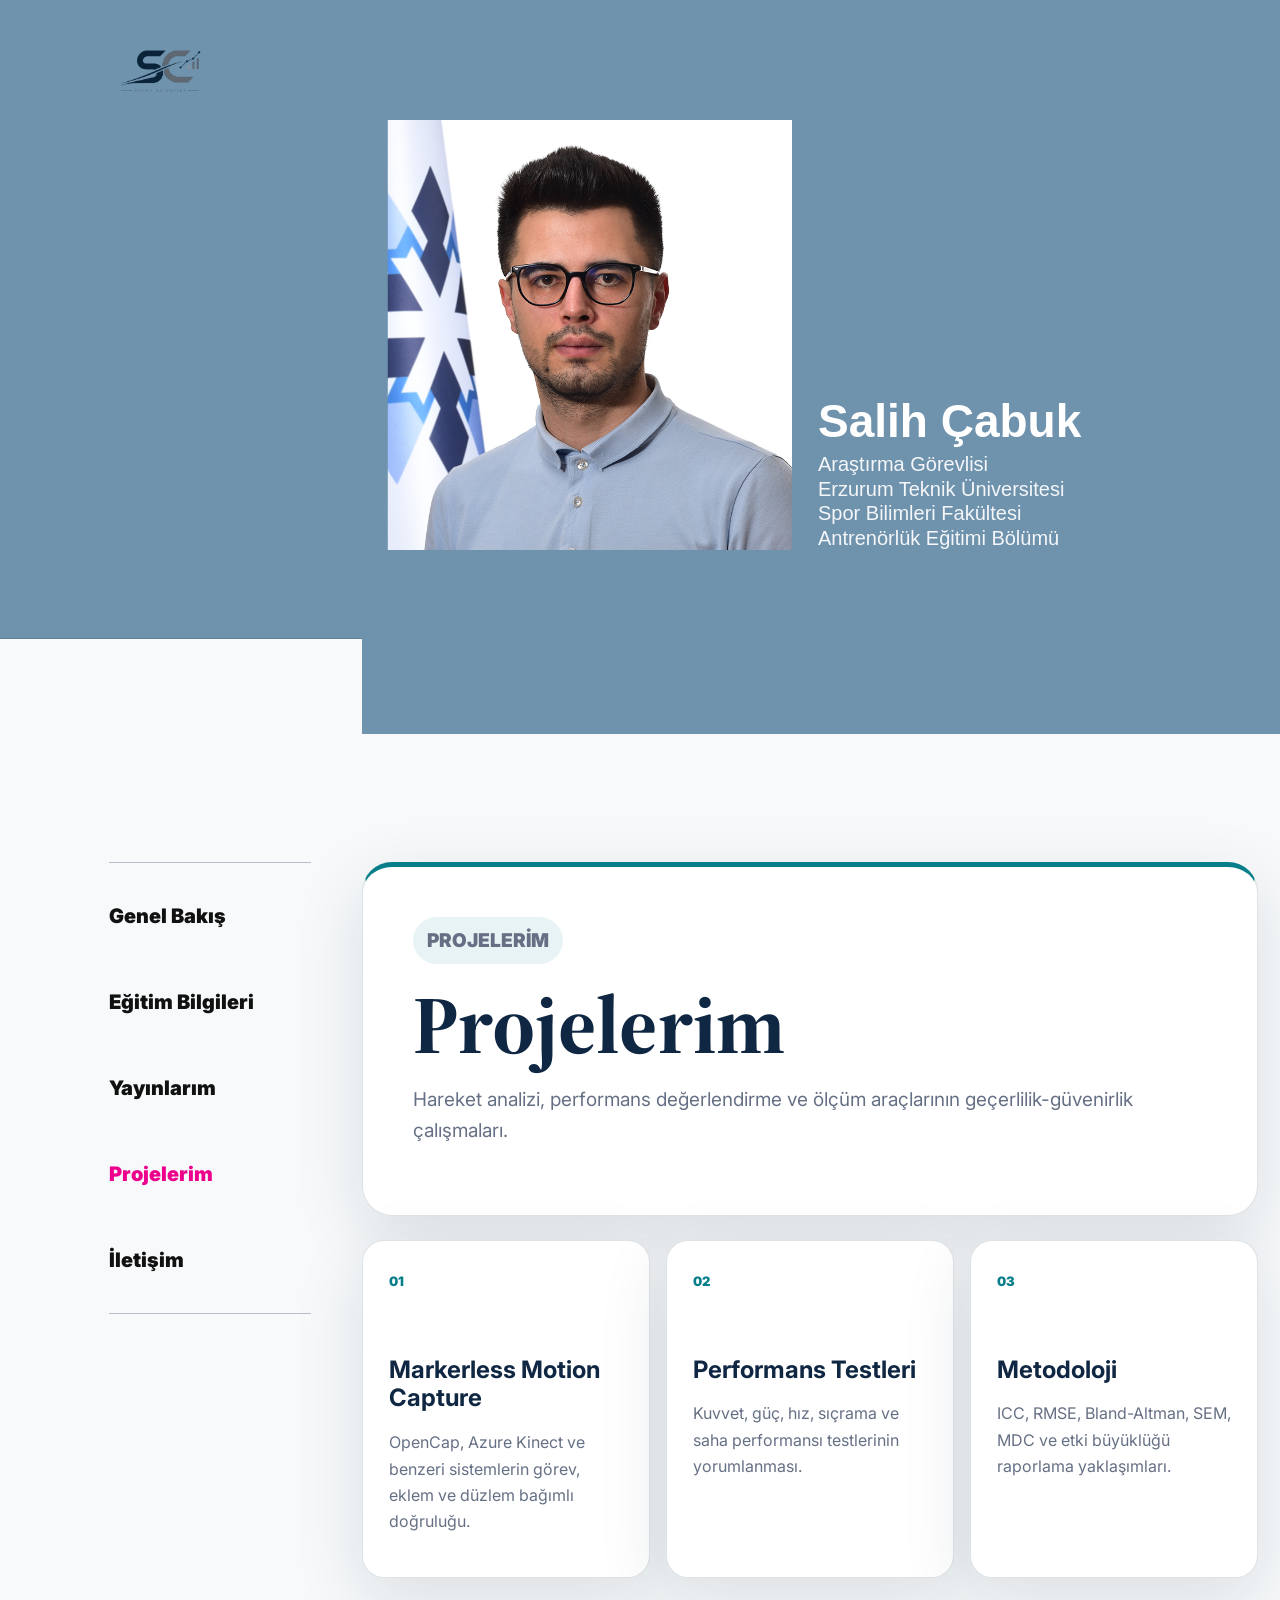
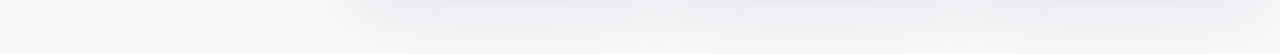
<file: research.html>
<!doctype html>
<html lang="tr">
  <head>
    <meta charset="utf-8" />
    <meta name="viewport" content="width=device-width, initial-scale=1" />
    <title>Projelerim | Salih Çabuk</title>
    <link rel="preconnect" href="https://fonts.googleapis.com" />
    <link rel="preconnect" href="https://fonts.gstatic.com" crossorigin />
    <link
      href="https://fonts.googleapis.com/css2?family=Inter:wght@400;500;600;700;800&family=Source+Serif+4:wght@600;700&display=swap"
      rel="stylesheet"
    />
    <link rel="stylesheet" href="styles.css" />
  </head>
  <body class="home-page">
    <header class="site-header">
      <a class="brand" href="index.html">
        <span class="brand-photo"><img src="logo.png" alt="Salih Çabuk logo" /></span>
      </a>
    </header>

    <section class="media-hero" aria-label="Salih Çabuk profil tanıtımı">
      <div class="media-hero-content">
        <figure class="media-photo-block">
          <img class="media-portrait" src="profile.jpg" alt="Salih Çabuk portre fotoğrafı" />
        </figure>
        <div class="media-identity">
          <h1>Salih Çabuk</h1>
          <p>Araştırma Görevlisi</p>
          <p>Erzurum Teknik Üniversitesi</p>
          <p>Spor Bilimleri Fakültesi<br />Antrenörlük Eğitimi Bölümü</p>
        </div>
      </div>
    </section>

    <main>
      <section class="hero education-section">
        <nav class="section-menu" aria-label="Bölüm menüsü">
          <a href="index.html">Genel Bakış</a>
          <a href="education.html">Eğitim Bilgileri</a>
          <a href="publications.html">Yayınlarım</a>
          <a class="is-active is-blue" href="research.html" aria-current="page">Projelerim</a>
          <a href="contact.html">İletişim</a>
        </nav>
        <div class="side-page-content">
        <section class="page-hero">
          <p class="eyebrow">Projelerim</p>
          <h1>Projelerim</h1>
          <p>Hareket analizi, performans değerlendirme ve ölçüm araçlarının geçerlilik-güvenirlik çalışmaları.</p>
        </section>

      <section class="card-grid">
        <article class="card">
          <span>01</span>
          <h2>Markerless Motion Capture</h2>
          <p>OpenCap, Azure Kinect ve benzeri sistemlerin görev, eklem ve düzlem bağımlı doğruluğu.</p>
        </article>
        <article class="card">
          <span>02</span>
          <h2>Performans Testleri</h2>
          <p>Kuvvet, güç, hız, sıçrama ve saha performansı testlerinin yorumlanması.</p>
        </article>
        <article class="card">
          <span>03</span>
          <h2>Metodoloji</h2>
          <p>ICC, RMSE, Bland-Altman, SEM, MDC ve etki büyüklüğü raporlama yaklaşımları.</p>
        </article>
      </section>
        </div>
      </section>
    </main>
  </body>
</html>
</file>
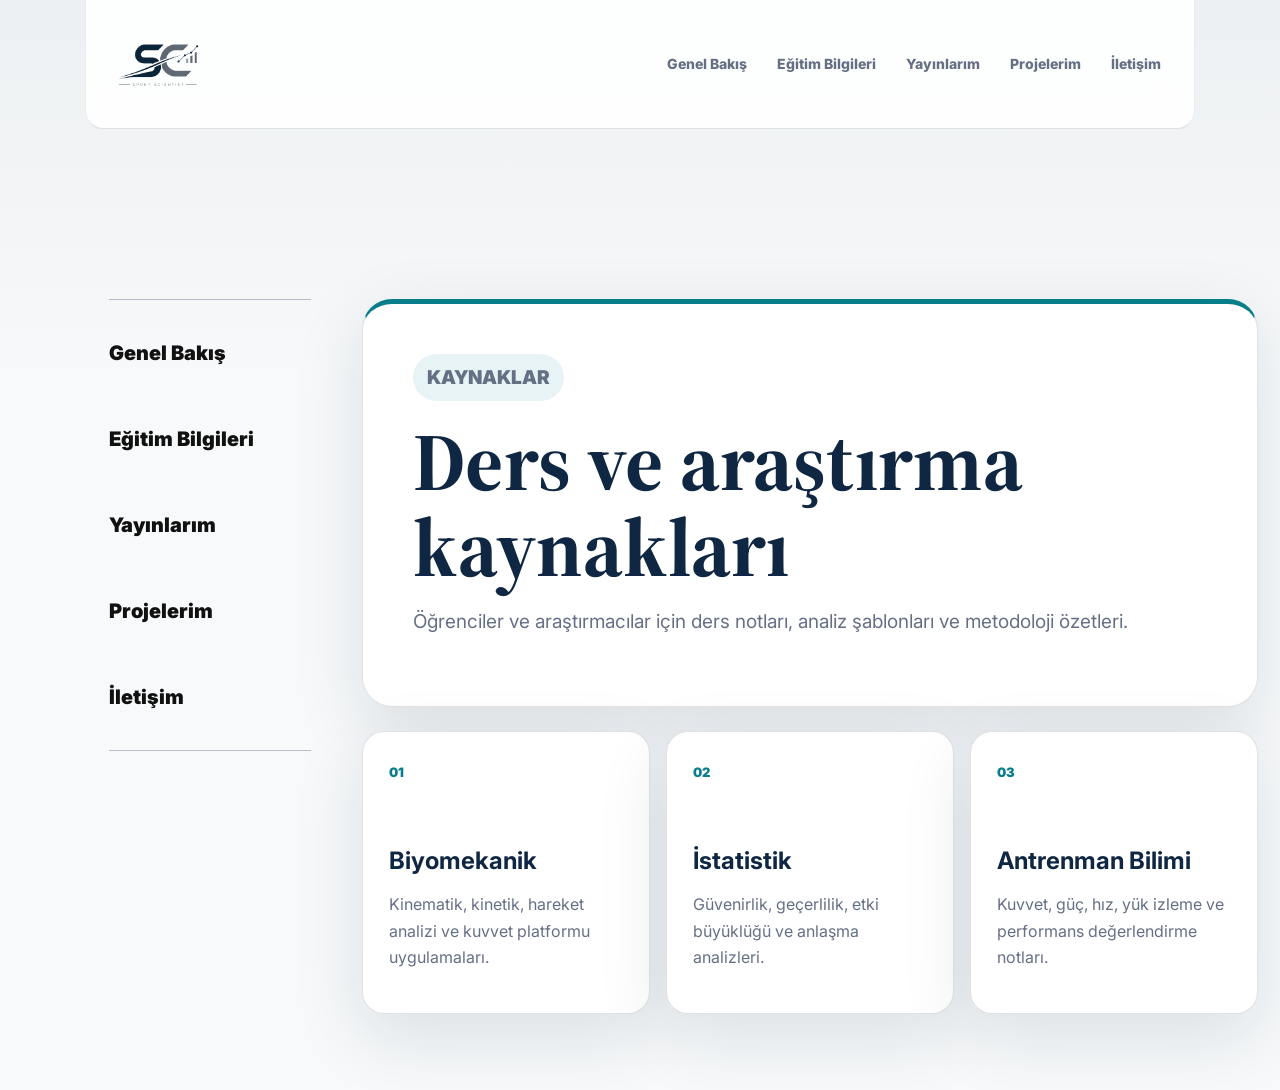
<file: resources.html>
<!doctype html>
<html lang="tr">
  <head>
    <meta charset="utf-8" />
    <meta name="viewport" content="width=device-width, initial-scale=1" />
    <title>Kaynaklar | Salih Çabuk</title>
    <link rel="preconnect" href="https://fonts.googleapis.com" />
    <link rel="preconnect" href="https://fonts.gstatic.com" crossorigin />
    <link
      href="https://fonts.googleapis.com/css2?family=Inter:wght@400;500;600;700;800&family=Source+Serif+4:wght@600;700&display=swap"
      rel="stylesheet"
    />
    <link rel="stylesheet" href="styles.css" />
  </head>
  <body>
    <header class="site-header">
      <a class="brand" href="index.html">
        <span class="brand-photo"><img src="logo.png" alt="Salih Çabuk logo" /></span>
      </a>
      <button class="menu-button" type="button" aria-label="Menüyü aç" aria-expanded="false">
        <span></span>
        <span></span>
        <span></span>
      </button>
      <nav class="site-nav">
        <a href="index.html">Genel Bakış</a>
        <a href="education.html">Eğitim Bilgileri</a>
        <a href="publications.html">Yayınlarım</a>
        <a href="research.html">Projelerim</a>
        <a href="contact.html">İletişim</a>
      </nav>
    </header>

    <main class="page side-page">
      <nav class="section-menu" aria-label="Bölüm menüsü">
        <a href="index.html">Genel Bakış</a>
        <a href="education.html">Eğitim Bilgileri</a>
        <a href="publications.html">Yayınlarım</a>
        <a href="research.html">Projelerim</a>
        <a href="contact.html">İletişim</a>
      </nav>
      <div class="side-page-content">
        <section class="page-hero">
          <p class="eyebrow">Kaynaklar</p>
          <h1>Ders ve araştırma kaynakları</h1>
          <p>Öğrenciler ve araştırmacılar için ders notları, analiz şablonları ve metodoloji özetleri.</p>
        </section>

        <section class="card-grid">
          <article class="card">
            <span>01</span>
            <h2>Biyomekanik</h2>
            <p>Kinematik, kinetik, hareket analizi ve kuvvet platformu uygulamaları.</p>
          </article>
          <article class="card">
            <span>02</span>
            <h2>İstatistik</h2>
            <p>Güvenirlik, geçerlilik, etki büyüklüğü ve anlaşma analizleri.</p>
          </article>
          <article class="card">
            <span>03</span>
            <h2>Antrenman Bilimi</h2>
            <p>Kuvvet, güç, hız, yük izleme ve performans değerlendirme notları.</p>
          </article>
        </section>
      </div>
    </main>
  </body>
</html>
</file>
<file: styles.css>
:root {
  --bg: #f7f9fa;
  --bg-soft: #eef4f5;
  --panel: #ffffff;
  --panel-strong: #eef7f8;
  --line: rgba(15, 39, 66, 0.13);
  --text: #182230;
  --muted: #667085;
  --navy: #0f2742;
  --teal: #087e8b;
  --teal-soft: #087e8b;
  --green: #34a853;
  --gold: #d9a441;
  --shadow: 0 22px 70px rgba(15, 39, 66, 0.12);
  --max: 1110px;
  --site-left: clamp(103px, 8.5vw, 129px);
  --hero-photo-top: 120px;
  --brand-size: 100px;
  --section-menu-offset: 167px;
}

* {
  box-sizing: border-box;
}

body {
  margin: 0;
  padding-top: 76px;
  background:
    linear-gradient(180deg, rgba(15, 39, 66, 0.045), transparent 380px),
    var(--bg);
  color: var(--text);
  font-family: Inter, system-ui, -apple-system, BlinkMacSystemFont, "Segoe UI", sans-serif;
  line-height: 1.65;
}

img {
  max-width: 100%;
}

a {
  color: inherit;
  text-decoration: none;
}

.site-header {
  position: absolute;
  top: 0;
  left: 50%;
  transform: translateX(-50%);
  z-index: 90;
  display: flex;
  align-items: center;
  justify-content: space-between;
  gap: 22px;
  width: min(100%, var(--max));
  margin: 0 auto;
  padding: 14px 22px;
  background: rgba(255, 255, 255, 0.88);
  backdrop-filter: blur(18px);
  border-bottom: 1px solid var(--line);
  border-right: 1px solid rgba(15, 39, 66, 0.08);
  border-left: 1px solid rgba(15, 39, 66, 0.08);
  border-radius: 0 0 18px 18px;
}

.home-page {
  padding-top: 0;
}

.site-header:empty {
  display: none;
}

.home-page .site-header {
  position: absolute;
  left: 0;
  top: calc(var(--hero-photo-top) - var(--brand-size));
  z-index: 90;
  width: 100%;
  height: var(--brand-size);
  transform: none;
  align-items: flex-start;
  padding-left: var(--site-left);
  padding-top: 0;
  padding-bottom: 0;
  background: transparent;
  border-color: transparent;
  border-radius: 0;
  box-shadow: none;
  backdrop-filter: none;
}

.home-page .brand strong {
  color: #ffffff;
}

.home-page .site-nav a {
  color: rgba(255, 255, 255, 0.82);
}

.home-page .site-nav a:hover {
  background: rgba(255, 255, 255, 0.12);
  color: #ffffff;
}

.home-page .menu-button {
  border-color: rgba(255, 255, 255, 0.24);
  background: rgba(255, 255, 255, 0.08);
}

.home-page .menu-button span {
  background: #ffffff;
}

.brand {
  display: inline-flex;
  align-items: center;
  gap: 12px;
  min-width: 0;
}

.home-page .brand {
  height: var(--brand-size);
  align-items: flex-start;
}

.brand-photo {
  display: block;
  width: var(--brand-size);
  height: var(--brand-size);
  overflow: hidden;
  padding: 0;
  border: 0;
  border-radius: 0;
  background: transparent;
  box-shadow: none;
  flex: 0 0 auto;
  cursor: zoom-in;
  line-height: 0;
}

.brand-photo img {
  width: 100%;
  height: 100%;
  object-fit: contain;
}

.home-page .brand-photo img {
  mix-blend-mode: multiply;
}

.logo-lightbox {
  position: fixed;
  inset: 0;
  z-index: 100;
  display: none;
  place-items: center;
  padding: 28px;
  background: rgba(2, 8, 9, 0.82);
  backdrop-filter: blur(12px);
}

.logo-lightbox.is-open {
  display: grid;
}

.logo-lightbox img {
  width: min(86vw, 620px);
  max-height: 78vh;
  padding: clamp(16px, 4vw, 34px);
  border: 1px solid rgba(255, 255, 255, 0.24);
  border-radius: 26px;
  background: #ffffff;
  box-shadow: 0 34px 120px rgba(0, 0, 0, 0.55);
  object-fit: contain;
}

.logo-lightbox-close {
  position: fixed;
  top: 24px;
  right: 24px;
  display: grid;
  place-items: center;
  width: 44px;
  height: 44px;
  border: 1px solid rgba(255, 255, 255, 0.22);
  border-radius: 50%;
  background: rgba(255, 255, 255, 0.12);
  color: #ffffff;
  cursor: pointer;
  font-size: 16px;
  font-weight: 900;
}

.logo-lightbox-close:hover {
  background: rgba(255, 255, 255, 0.2);
}

.brand strong,
.brand small {
  display: block;
}

.brand strong {
  color: var(--navy);
  font-size: 17px;
  line-height: 1.15;
}

.brand small {
  display: none;
}

.site-nav {
  display: flex;
  align-items: center;
  gap: 8px;
}

.site-nav a {
  padding: 9px 11px;
  border-radius: 10px;
  color: var(--muted);
  font-size: 14px;
  font-weight: 800;
}

.site-nav a:hover {
  background: var(--panel-strong);
  color: var(--navy);
}

.menu-button {
  display: none;
  width: 44px;
  height: 44px;
  border: 1px solid var(--line);
  border-radius: 8px;
  background: var(--panel);
}

.menu-button span {
  display: block;
  width: 18px;
  height: 2px;
  margin: 4px auto;
  background: var(--navy);
}

.media-hero {
  position: relative;
  isolation: isolate;
  min-height: 560px;
  overflow: visible;
  background: #6f92ad;
  border-bottom: 1px solid rgba(15, 39, 66, 0.16);
}

.media-hero::before {
  display: none;
}

.media-hero::after {
  content: "";
  position: absolute;
  left: calc(var(--site-left) + 202px + clamp(28px, 4vw, 52px));
  right: 0;
  bottom: -96px;
  z-index: 0;
  display: block;
  height: 96px;
  background: #6f92ad;
  pointer-events: none;
}

.media-hero-content {
  position: relative;
  z-index: 1;
  display: grid;
  grid-template-columns:
    var(--site-left)
    202px
    clamp(28px, 4vw, 52px)
    clamp(360px, 34vw, 430px)
    26px
    minmax(280px, 520px)
    minmax(22px, 1fr);
  align-items: center;
  width: 100%;
  min-height: inherit;
  margin: 0 auto;
  padding: var(--hero-photo-top) 0 88px;
}

.media-photo-block {
  grid-column: 4;
  width: clamp(360px, 34vw, 430px);
  margin: 0;
}

.media-portrait {
  display: block;
  width: 100%;
  aspect-ratio: 1 / 1;
  object-fit: cover;
  object-position: 62% top;
  border: 0;
  border-radius: 0;
  background: transparent;
  box-shadow: 0 24px 56px rgba(15, 39, 66, 0.24);
  clip-path: inset(0 0 0 6%);
}

.media-identity {
  grid-column: 6;
  width: min(44vw, 520px);
  min-height: clamp(360px, 34vw, 430px);
  margin: 0;
  padding: 0;
  color: #ffffff;
  text-align: left;
  display: flex;
  flex-direction: column;
  justify-content: flex-end;
}

.media-identity h1 {
  max-width: none;
  margin: 0 0 8px;
  color: #ffffff;
  font-family: "Helvetica Neue", Helvetica, Arial, sans-serif;
  font-size: clamp(44px, 4vw, 46px);
  font-weight: 700;
  line-height: 0.98;
}

.media-identity p {
  margin: 0;
  color: rgba(255, 255, 255, 0.92);
  font-family: "Helvetica Neue", Helvetica, Arial, sans-serif;
  font-size: 20px;
  font-weight: 400;
  line-height: 1.22;
}

.hero {
  display: grid;
  grid-template-columns: 1fr;
  gap: 24px;
  align-items: start;
  justify-items: center;
  width: min(100%, var(--max));
  margin: 0 auto;
  padding: 34px 0 76px;
}

.education-section {
  width: 100%;
  max-width: none;
  grid-template-columns: var(--site-left) 202px clamp(28px, 4vw, 52px) minmax(0, 1110px) minmax(22px, 1fr);
  align-items: start;
  justify-items: stretch;
  gap: 0;
  padding-top: 56px;
  padding-right: 0;
  padding-left: 0;
}

.hero-copy {
  grid-column: 4;
  width: 100%;
  margin-top: var(--section-menu-offset);
  position: relative;
  overflow: hidden;
  padding: clamp(26px, 4vw, 40px);
  border: 1px solid var(--line);
  border-top: 5px solid var(--teal);
  border-radius: 30px;
  background:
    linear-gradient(180deg, #ffffff 0%, #f4f8f9 100%);
  box-shadow: var(--shadow);
}

.hero-copy::after {
  content: "";
  position: absolute;
  right: -80px;
  bottom: -110px;
  width: 260px;
  height: 260px;
  border: 1px solid rgba(15, 39, 66, 0.08);
  border-radius: 50%;
}

.section-menu {
  grid-column: 2;
  display: grid;
  gap: 48px;
  width: 100%;
  margin-top: var(--section-menu-offset);
  padding: 34px 0;
  border-top: 1px solid rgba(15, 39, 66, 0.28);
  border-right: 0;
  border-bottom: 1px solid rgba(15, 39, 66, 0.28);
  background: transparent;
  justify-self: start;
}

.section-menu a {
  display: block;
  padding: 7px 0;
  color: #111111;
  font-size: 20px;
  font-weight: 950;
  line-height: 1.2;
}

.section-menu a:hover {
  color: #00aeef;
}

.section-menu a.is-active,
.section-menu a.is-active:hover,
.section-menu a.is-active.is-overview,
.section-menu a.is-active.is-blue {
  color: #ec008c;
}

.section-menu a.is-overview.is-active,
.section-menu a[aria-current="page"] {
  color: #ec008c;
}

.hero-avatar {
  width: 76px;
  height: 76px;
  margin-bottom: 18px;
  border: 2px solid rgba(8, 126, 139, 0.65);
  border-radius: 50%;
  object-fit: cover;
  object-position: center top;
  box-shadow: 0 0 0 6px rgba(8, 126, 139, 0.08);
}

.education-list {
  display: grid;
  gap: 18px;
}

.education-list article {
  padding: 0;
  border: 0;
  border-radius: 0;
  background: transparent;
}

.education-list .degree-entry {
  position: relative;
  margin-top: 16px;
  padding: 16px 18px 18px;
  border: 1px solid rgba(15, 39, 66, 0.1);
  border-left: 4px solid var(--teal);
  border-radius: 18px;
  background:
    linear-gradient(135deg, rgba(8, 126, 139, 0.055), rgba(15, 39, 66, 0.025)),
    #ffffff;
}

.education-list .degree-entry-master {
  border-left-color: var(--teal);
  background:
    linear-gradient(135deg, rgba(8, 126, 139, 0.06), rgba(15, 39, 66, 0.025)),
    #ffffff;
}

.education-list .degree-entry-doctorate {
  border-left-color: var(--navy);
  background:
    linear-gradient(135deg, rgba(15, 39, 66, 0.08), rgba(8, 126, 139, 0.04)),
    #ffffff;
}

.degree-entry-master .degree-badge {
  background: var(--teal);
  box-shadow:
    0 12px 28px rgba(8, 126, 139, 0.22),
    inset 0 1px 0 rgba(255, 255, 255, 0.2);
}

.degree-entry-master .erasmus-badge {
  background: #0f2742 !important;
  box-shadow:
    0 12px 28px rgba(15, 39, 66, 0.24),
    inset 0 1px 0 rgba(255, 255, 255, 0.18) !important;
}

.degree-entry-doctorate .doctorate-badge {
  background: var(--navy) !important;
  box-shadow:
    0 12px 28px rgba(15, 39, 66, 0.22),
    inset 0 1px 0 rgba(255, 255, 255, 0.18) !important;
}

.education-list span {
  display: flex;
  align-items: center;
  gap: 10px;
  flex-wrap: wrap;
  margin-bottom: 6px;
  color: var(--teal);
  font-size: 12px;
  font-weight: 900;
}

.degree-badge {
  display: inline-flex;
  align-items: center;
  justify-content: center;
  min-height: 38px;
  width: max-content;
  margin-top: -38px;
  margin-bottom: 14px;
  padding: 0 20px;
  border-radius: 999px;
  border: 1px solid rgba(255, 255, 255, 0.26);
  background: var(--teal);
  color: #ffffff;
  box-shadow:
    0 12px 28px rgba(8, 126, 139, 0.2),
    inset 0 1px 0 rgba(255, 255, 255, 0.2);
  font-style: normal;
  font-size: 16px;
  font-weight: 900;
  line-height: 1;
}

.education-list h2 {
  display: flex;
  align-items: center;
  gap: 12px;
  margin-bottom: 7px;
  color: var(--navy);
  font-family: Inter, system-ui, sans-serif;
  font-size: clamp(20px, 2.4vw, 28px);
  font-weight: 900;
  line-height: 1.12;
}

.education-list h2 img {
  width: 42px;
  height: 42px;
  padding: 4px;
  border-radius: 12px;
  border: 1px solid rgba(15, 39, 66, 0.09);
  background: #ffffff;
  object-fit: contain;
  flex: 0 0 auto;
}

.education-list p {
  margin-bottom: 7px;
  color: var(--text);
  font-size: 15px;
  font-weight: 800;
}

.education-note {
  display: block;
  margin-top: 8px;
  color: var(--muted);
  font-size: 13px;
  line-height: 1.45;
  text-align: justify;
}

.education-note a {
  color: var(--teal);
  font-weight: 900;
  text-decoration: underline;
  text-decoration-color: rgba(8, 126, 139, 0.38);
  text-underline-offset: 3px;
}

.education-note strong {
  color: var(--navy);
  font-weight: 900;
}

.advisor-note {
  font-size: 15px;
}

.eyebrow,
.section-kicker {
  display: inline-flex;
  align-items: center;
  gap: 8px;
  margin: 0 0 18px;
  padding: 8px 14px;
  border-radius: 999px;
  background: rgba(8, 126, 139, 0.09);
  color: var(--teal);
  font-size: 12px;
  font-weight: 900;
  letter-spacing: 0;
  text-transform: uppercase;
}

h1,
h2,
h3,
p,
figure {
  margin-top: 0;
}

h1,
h2 {
  font-family: "Source Serif 4", Georgia, serif;
  line-height: 1.04;
  letter-spacing: 0;
}

h1 {
  margin-bottom: 16px;
  color: var(--navy);
  font-size: clamp(44px, 7vw, 78px);
}

h2 {
  margin-bottom: 16px;
  color: var(--navy);
  font-size: clamp(30px, 4vw, 52px);
}

.title-line {
  max-width: 720px;
  margin-bottom: 18px;
  color: var(--teal);
  font-size: clamp(19px, 2.3vw, 28px);
  font-weight: 900;
  line-height: 1.28;
}

.lead,
.prose p,
.quick-links small,
.quick-links p,
.card p,
.page-hero p,
.about-hero p,
.portrait figcaption span {
  color: var(--muted);
}

.hero-copy .lead {
  color: var(--muted);
}

.lead {
  max-width: 650px;
  margin-bottom: 28px;
  font-size: 18px;
}

.hero-actions {
  display: flex;
  flex-wrap: wrap;
  gap: 12px;
}

.button {
  display: inline-flex;
  align-items: center;
  justify-content: center;
  min-height: 48px;
  padding: 0 18px;
  border-radius: 12px;
  font-weight: 900;
}

.button.primary {
  background: var(--navy);
  color: #ffffff;
  box-shadow: 0 12px 26px rgba(15, 39, 66, 0.18);
}

.button.secondary {
  border: 1px solid rgba(8, 126, 139, 0.26);
  background: #ffffff;
  color: var(--teal);
}

.portrait,
.hero-info,
.profile-card {
  width: min(100%, 260px);
  justify-self: center;
}

.profile-card {
  display: grid;
  justify-items: center;
  text-align: center;
  margin: 0;
  margin-top: 0;
  padding: 10px;
  border: 1px solid var(--line);
  border-radius: 24px;
  background: #ffffff;
  box-shadow: var(--shadow);
}

.profile-card img {
  display: block;
  width: 100%;
  height: 255px;
  border-radius: 18px;
  object-fit: cover;
  object-position: center top;
  background: var(--bg-soft);
}

.profile-card figcaption {
  display: grid;
  gap: 2px;
  padding: 13px 4px 12px;
}

.profile-card strong {
  color: var(--navy);
  font-size: 17px;
  line-height: 1.35;
}

.profile-card span,
.affiliation-card span {
  color: var(--muted);
  font-size: 13px;
  font-weight: 700;
}

.affiliation-card {
  display: grid;
  gap: 3px;
  width: 100%;
  padding: 14px;
  border: 1px solid rgba(8, 126, 139, 0.18);
  border-radius: 16px;
  background: rgba(8, 126, 139, 0.07);
}

.affiliation-card strong {
  color: var(--teal);
  font-size: 14px;
}

.hero-info {
  display: grid;
  gap: 8px;
  padding: 24px;
  border: 1px solid var(--line);
  border-radius: 24px;
  background: #ffffff;
  box-shadow: var(--shadow);
}

.hero-info span {
  color: var(--teal);
  font-size: 13px;
  font-weight: 900;
}

.hero-info strong {
  color: var(--text);
  font-size: 22px;
  line-height: 1.2;
}

.hero-info p {
  margin-bottom: 0;
  color: var(--muted);
}

.portrait {
  margin: 0;
  padding: 12px;
  border: 1px solid var(--line);
  border-radius: 26px;
  background: #ffffff;
  box-shadow: var(--shadow);
}

.portrait img {
  display: block;
  width: 100%;
  height: 300px;
  object-fit: cover;
  object-position: center top;
  border-radius: 20px;
  background: var(--bg-soft);
}

.portrait figcaption {
  display: grid;
  gap: 2px;
  padding: 16px 6px 4px;
}

.portrait figcaption strong {
  color: var(--text);
}

.quick-links {
  display: grid;
  grid-template-columns: repeat(4, 1fr);
  gap: 12px;
  width: min(100%, var(--max));
  margin: 0 auto;
  padding: 26px 22px 18px;
}

.quick-links a,
.card,
.list-panel,
.section {
  border: 1px solid var(--line);
  border-radius: 22px;
  background: #ffffff;
  box-shadow: var(--shadow);
}

.quick-links a {
  display: grid;
  gap: 9px;
  min-height: 154px;
  padding: 20px;
  transition: border-color 160ms ease, transform 160ms ease, background 160ms ease;
}

.quick-links a:hover,
.card:hover {
  border-color: rgba(8, 126, 139, 0.34);
  background: rgba(8, 126, 139, 0.06);
  transform: translateY(-2px);
}

.quick-links span,
.card span {
  color: var(--teal);
  font-size: 13px;
  font-weight: 900;
}

.quick-links strong {
  color: var(--text);
  font-size: 21px;
}

.quick-links p {
  margin-bottom: 0;
  font-size: 14px;
  line-height: 1.45;
}

.section {
  width: min(calc(100% - 44px), var(--max));
  margin: 44px auto 72px;
  padding: clamp(28px, 4vw, 42px);
}

.two-column {
  display: grid;
  grid-template-columns: 0.9fr 1.1fr;
  gap: 44px;
}

.compact {
  margin-top: 0;
}

.page {
  width: min(100%, var(--max));
  margin: 0 auto;
  padding: 34px 22px 76px;
}

.side-page {
  display: grid;
  width: 100%;
  max-width: none;
  grid-template-columns: var(--site-left) 202px clamp(28px, 4vw, 52px) minmax(0, 1110px) minmax(22px, 1fr);
  align-items: start;
  justify-items: stretch;
  gap: 0;
  padding: 56px 0 76px;
}

.side-page > .section-menu {
  grid-column: 2;
}

.side-page-content {
  grid-column: 4;
  min-width: 0;
  margin-top: var(--section-menu-offset);
}

.page-hero,
.about-hero {
  margin-bottom: 24px;
  padding: clamp(30px, 5vw, 50px);
  border: 1px solid var(--line);
  border-top: 5px solid var(--teal);
  border-radius: 30px;
  background: #ffffff;
  box-shadow: var(--shadow);
}

.publications-page {
  max-width: 1180px;
}

.publications-page.side-page {
  max-width: none;
}

.publications-hero {
  margin-bottom: 28px;
  padding: 40px 24px 34px;
  text-align: center;
  border-bottom: 1px solid rgba(8, 126, 139, 0.24);
}

.publications-hero h1 {
  color: var(--teal);
  font-family: Inter, system-ui, sans-serif;
  font-size: clamp(44px, 7vw, 70px);
  font-weight: 900;
  line-height: 1.05;
}

.publications-hero p {
  margin-bottom: 0;
  color: var(--muted);
  font-size: 20px;
  font-weight: 800;
}

.publication-stats {
  display: grid;
  grid-template-columns: repeat(3, 1fr);
  gap: 22px;
  margin: 48px 0 40px;
  padding: 20px;
  border-left: 4px solid var(--teal);
  border-radius: 8px;
  background: rgba(8, 126, 139, 0.06);
}

.publication-stats article {
  display: grid;
  grid-template-columns: 72px 1fr;
  grid-template-rows: auto auto;
  column-gap: 18px;
  align-items: center;
  min-height: 118px;
  padding: 22px 24px;
  border: 1px solid var(--line);
  border-radius: 16px;
  background: #ffffff;
  box-shadow: 0 14px 36px rgba(15, 39, 66, 0.09);
}

.stat-icon {
  display: grid;
  grid-row: 1 / 3;
  place-items: center;
  width: 70px;
  height: 70px;
  border-radius: 16px;
  background: linear-gradient(135deg, var(--teal), var(--navy));
  color: #ffffff;
  font-weight: 900;
}

.publication-stats strong {
  color: var(--navy);
  font-size: 36px;
  line-height: 1;
}

.publication-stats small {
  color: var(--muted);
  font-size: 15px;
  font-weight: 700;
}

.tabs {
  display: flex;
  flex-wrap: wrap;
  justify-content: center;
  gap: 10px;
  margin: 0 0 54px;
}

.tabs a {
  padding: 10px 15px;
  border: 1px solid var(--line);
  border-radius: 999px;
  background: #ffffff;
  color: var(--navy);
  font-weight: 900;
}

.tabs a:hover {
  border-color: rgba(8, 126, 139, 0.34);
  background: rgba(8, 126, 139, 0.08);
}

.publication-section {
  margin: 0 0 70px;
  scroll-margin-top: 100px;
}

.page-hero,
.about-hero,
.publications-hero {
  scroll-margin-top: 100px;
}

.publication-section h2 {
  max-width: 820px;
  margin: 0 auto 28px;
  padding-bottom: 24px;
  text-align: center;
  border-bottom: 1px solid rgba(8, 126, 139, 0.24);
  font-family: Inter, system-ui, sans-serif;
  font-size: clamp(28px, 4vw, 40px);
  font-weight: 900;
  color: var(--navy);
}

.section-label {
  display: inline-flex;
  align-items: center;
  justify-content: center;
  min-width: 56px;
  min-height: 38px;
  margin: 0 0 18px;
  padding: 0 14px;
  border-radius: 999px;
  background: var(--navy);
  color: #ffffff;
  font-weight: 900;
}

.publication-list {
  display: grid;
  gap: 16px;
}

.publication-card {
  padding: 24px 26px;
  border: 1px solid rgba(15, 39, 66, 0.11);
  border-left: 4px solid var(--teal);
  border-radius: 16px;
  background: #ffffff;
  box-shadow: 0 14px 38px rgba(15, 39, 66, 0.08);
}

.publication-card h3 {
  margin-bottom: 10px;
  color: var(--navy);
  font-size: 18px;
  line-height: 1.45;
}

.publication-card p {
  margin-bottom: 8px;
  color: var(--text);
}

.publication-card .pub-meta {
  display: block;
  margin-bottom: 14px;
  color: var(--muted);
  font-size: 14px;
  font-style: italic;
  font-weight: 700;
  text-transform: uppercase;
}

.publication-card span {
  display: inline-flex;
  padding: 7px 12px;
  border: 1px solid rgba(8, 126, 139, 0.22);
  border-radius: 999px;
  background: rgba(8, 126, 139, 0.08);
  color: var(--teal);
  font-size: 13px;
  font-weight: 900;
}

.page-hero {
  max-width: none;
}

.page-hero h1,
.about-hero h1 {
  font-size: clamp(44px, 7vw, 82px);
}

.page-hero p,
.about-hero p {
  max-width: 760px;
  color: var(--muted);
  font-size: 19px;
}

.about-hero {
  display: grid;
  justify-items: center;
  text-align: center;
}

.about-hero img {
  width: 104px;
  height: 104px;
  margin-bottom: 18px;
  border: 3px solid rgba(8, 126, 139, 0.62);
  border-radius: 50%;
  object-fit: cover;
  object-position: center top;
  box-shadow: 0 0 0 7px rgba(8, 126, 139, 0.1);
}

.about-hero p {
  margin-right: auto;
  margin-left: auto;
}

.card-grid {
  display: grid;
  grid-template-columns: repeat(3, 1fr);
  gap: 16px;
}

.card {
  min-height: 250px;
  padding: 26px;
  transition: border-color 160ms ease, transform 160ms ease, background 160ms ease;
}

.card h2 {
  margin-top: 62px;
  font-family: Inter, sans-serif;
  font-size: 24px;
  line-height: 1.2;
}

.list-panel {
  display: grid;
  overflow: hidden;
}

.list-panel a {
  display: flex;
  align-items: center;
  justify-content: space-between;
  gap: 18px;
  padding: 22px 26px;
  border-bottom: 1px solid var(--line);
  color: var(--text);
  font-weight: 900;
}

.list-panel a:last-child {
  border-bottom: 0;
}

.list-panel span {
  color: var(--muted);
  font-weight: 600;
}

.site-footer {
  display: flex;
  justify-content: space-between;
  gap: 18px;
  width: min(100%, var(--max));
  margin: 0 auto;
  padding: 26px 22px 40px;
  color: var(--muted);
  border-top: 1px solid rgba(8, 126, 139, 0.24);
}

.site-footer a {
  color: var(--teal);
  font-weight: 800;
}

@media (max-width: 900px) {
  :root {
    --site-left: 40px;
    --hero-photo-top: 92px;
  }

  .menu-button {
    display: block;
  }

  .site-nav {
    position: absolute;
    top: 82px;
    right: 22px;
    left: 22px;
    display: none;
    padding: 12px;
    border: 1px solid var(--line);
    border-radius: 18px;
    background: rgba(255, 255, 255, 0.97);
    box-shadow: var(--shadow);
  }

  .home-page .site-nav {
    border-color: rgba(255, 255, 255, 0.16);
    background: rgba(15, 39, 66, 0.96);
  }

  .home-page .site-header {
    padding-left: var(--site-left);
  }

  .site-nav.is-open {
    display: grid;
  }

  .hero,
  .two-column,
  .card-grid,
  .quick-links {
    grid-template-columns: 1fr;
  }

  .media-hero {
    min-height: 500px;
    overflow: hidden;
  }

  .media-hero::after {
    display: none;
  }

  .media-hero-content {
    grid-template-columns: 40px 0 24px 330px 22px minmax(260px, 1fr) 22px;
    padding: var(--hero-photo-top) 0 70px;
  }

  .media-photo-block {
    width: 330px;
  }

  .media-identity {
    width: min(48vw, 430px);
    min-height: 330px;
  }

  .media-identity h1 {
    font-size: clamp(40px, 5.2vw, 46px);
  }

  .media-identity p {
    font-size: 20px;
  }

  .hero {
    min-height: auto;
    padding-top: 28px;
    padding-right: 22px;
    padding-left: 22px;
  }

  .education-section {
    grid-template-columns: 1fr;
    gap: 18px;
    width: min(100%, var(--max));
    padding-right: 22px;
    padding-left: 22px;
  }

  .side-page {
    grid-template-columns: 1fr;
    gap: 18px;
    width: min(100%, var(--max));
    padding-right: 22px;
    padding-left: 22px;
  }

  .section-menu {
    grid-column: auto;
    grid-template-columns: repeat(5, max-content);
    gap: 14px;
    padding: 14px 0;
    overflow-x: auto;
  }

  .side-page-content {
    grid-column: auto;
    margin-top: 0;
  }

  .hero-copy {
    grid-column: auto;
    margin-top: 0;
  }

  .portrait {
    width: min(100%, 240px);
  }

  .portrait img {
    height: 255px;
  }

  .hero-info {
    width: 100%;
    justify-self: stretch;
  }

  .profile-card {
    width: min(100%, 240px);
    margin-top: 0;
  }

  .profile-card img {
    height: 245px;
  }

  .publication-stats {
    grid-template-columns: 1fr;
    gap: 12px;
  }

  .hero-copy,
  .page-hero,
  .about-hero,
  .section {
    padding: 28px;
  }

  .site-footer {
    flex-direction: column;
  }
}

@media (max-width: 720px) {
  :root {
    --hero-photo-top: 92px;
  }

  .media-hero {
    min-height: auto;
  }

  .media-hero-content {
    grid-template-columns: 1fr;
    align-items: center;
    justify-items: center;
    gap: 22px;
    padding: var(--hero-photo-top) 22px 58px;
  }

  .media-photo-block {
    grid-column: 1;
    width: min(100%, 300px);
  }

  .media-identity {
    grid-column: 1;
    width: min(100%, 520px);
    min-height: auto;
    text-align: center;
  }
}

@media (max-width: 520px) {
  .brand small {
    display: none;
  }

  h1 {
    font-size: clamp(38px, 13vw, 58px);
  }

  .media-hero-content {
    padding-right: 16px;
    padding-left: 16px;
  }

  .media-photo-block {
    width: min(100%, 250px);
  }

  .media-identity {
    text-align: center;
  }

  .media-identity h1 {
    font-size: clamp(36px, 10vw, 44px);
  }

  .media-identity p {
    font-size: 18px;
  }

  .title-line {
    font-size: 20px;
  }

  .hero,
  .page {
    padding-right: 16px;
    padding-left: 16px;
  }

  .hero-copy,
  .page-hero,
  .about-hero,
  .section {
    border-radius: 22px;
    padding: 24px;
  }

  .education-list h2 {
    gap: 10px;
    font-size: 21px;
  }

  .education-list h2 img {
    width: 34px;
    height: 34px;
    border-radius: 10px;
  }

  .portrait {
    width: min(100%, 210px);
  }

  .portrait img {
    height: 225px;
    border-radius: 16px;
  }

  .hero-avatar {
    width: 68px;
    height: 68px;
  }

  .about-hero img {
    width: 86px;
    height: 86px;
  }

  .profile-card {
    width: min(100%, 210px);
  }

  .profile-card img {
    height: 220px;
  }

  .publication-stats article {
    grid-template-columns: 58px 1fr;
    padding: 18px;
  }

  .stat-icon {
    width: 56px;
    height: 56px;
  }
}
</file>
